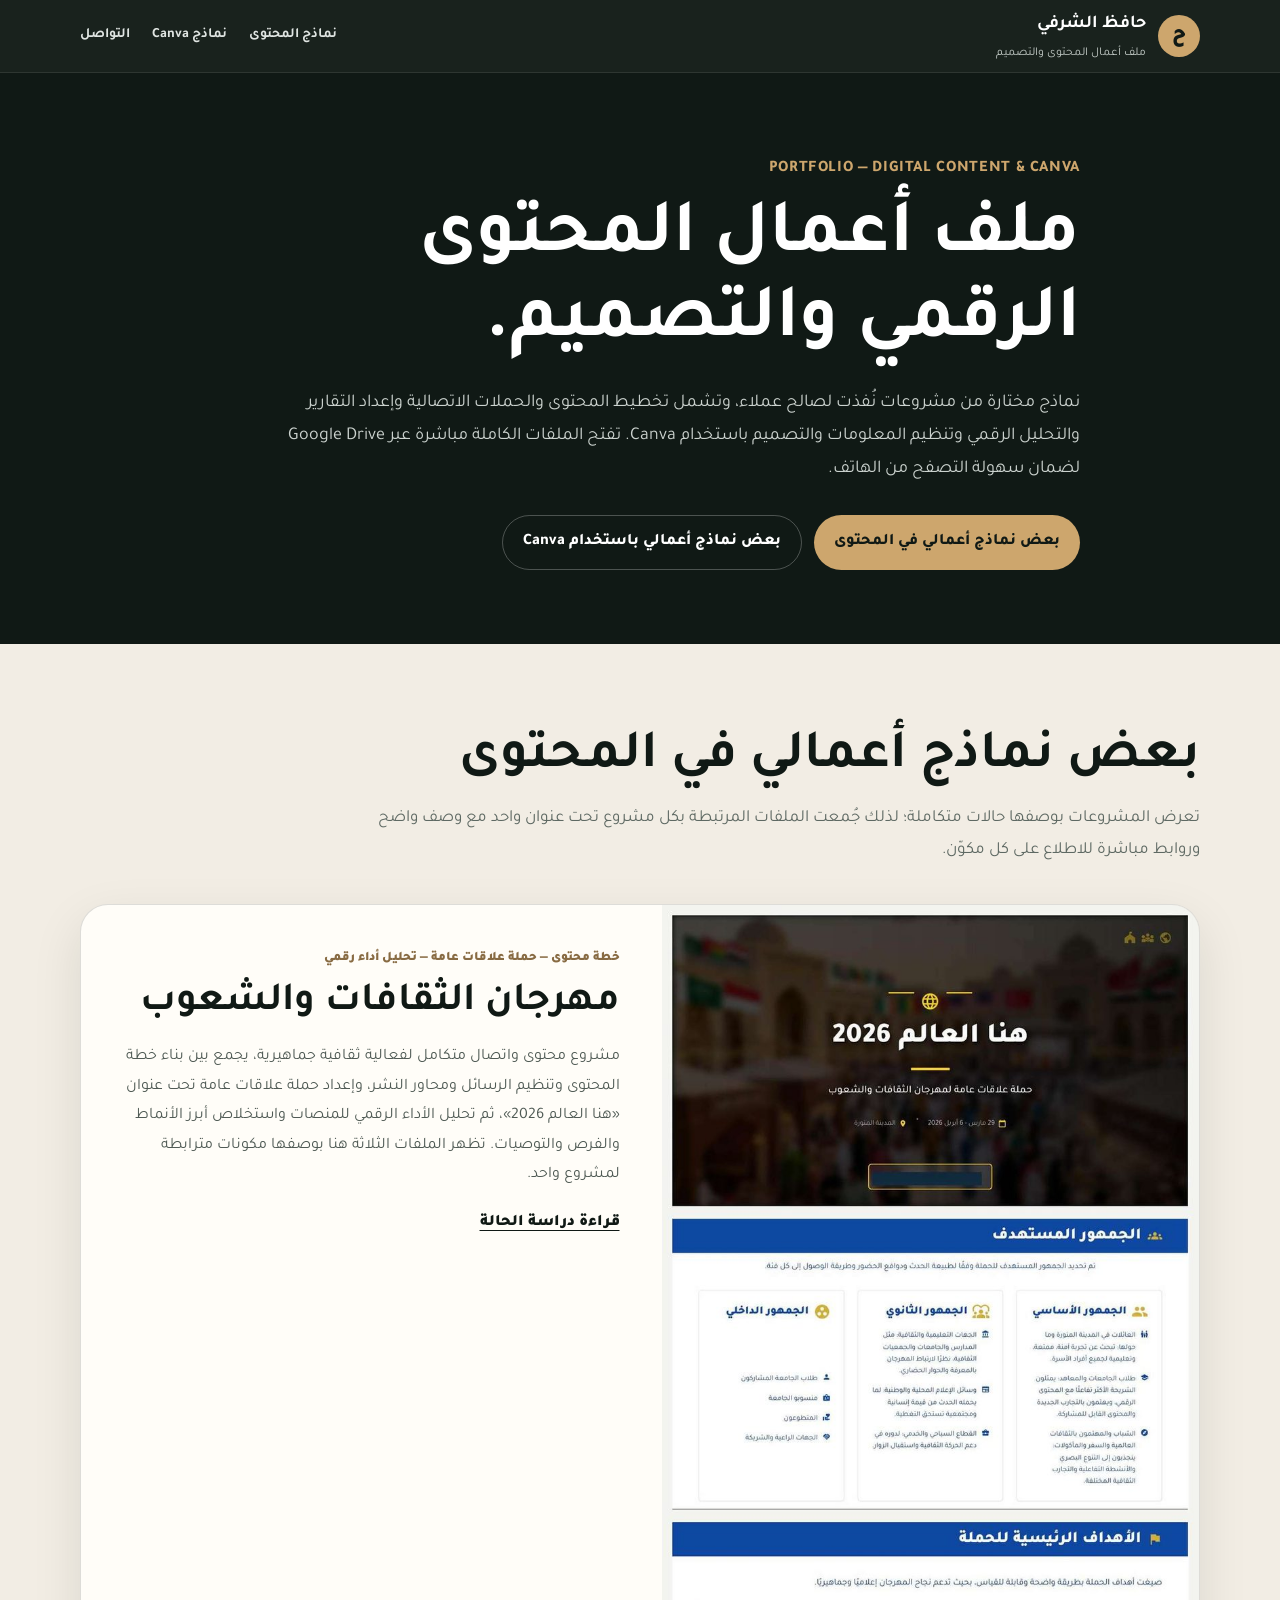
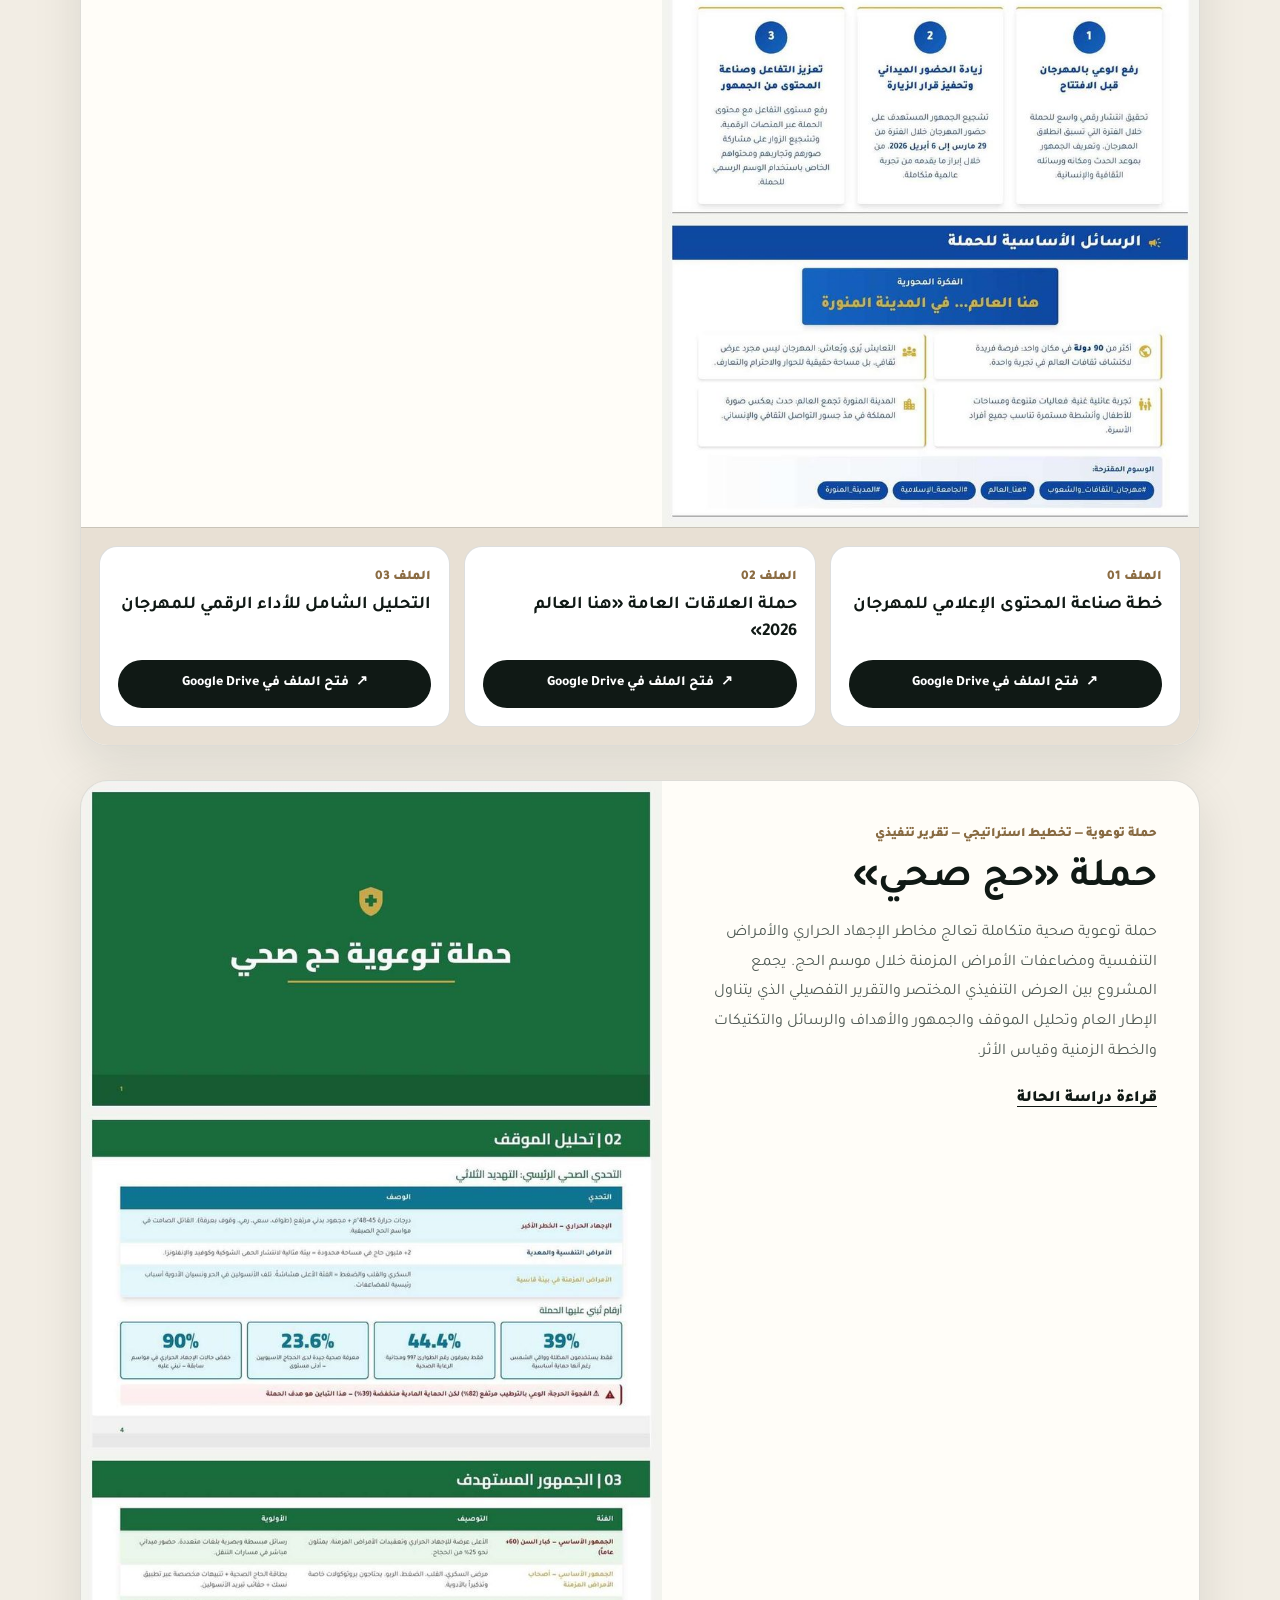
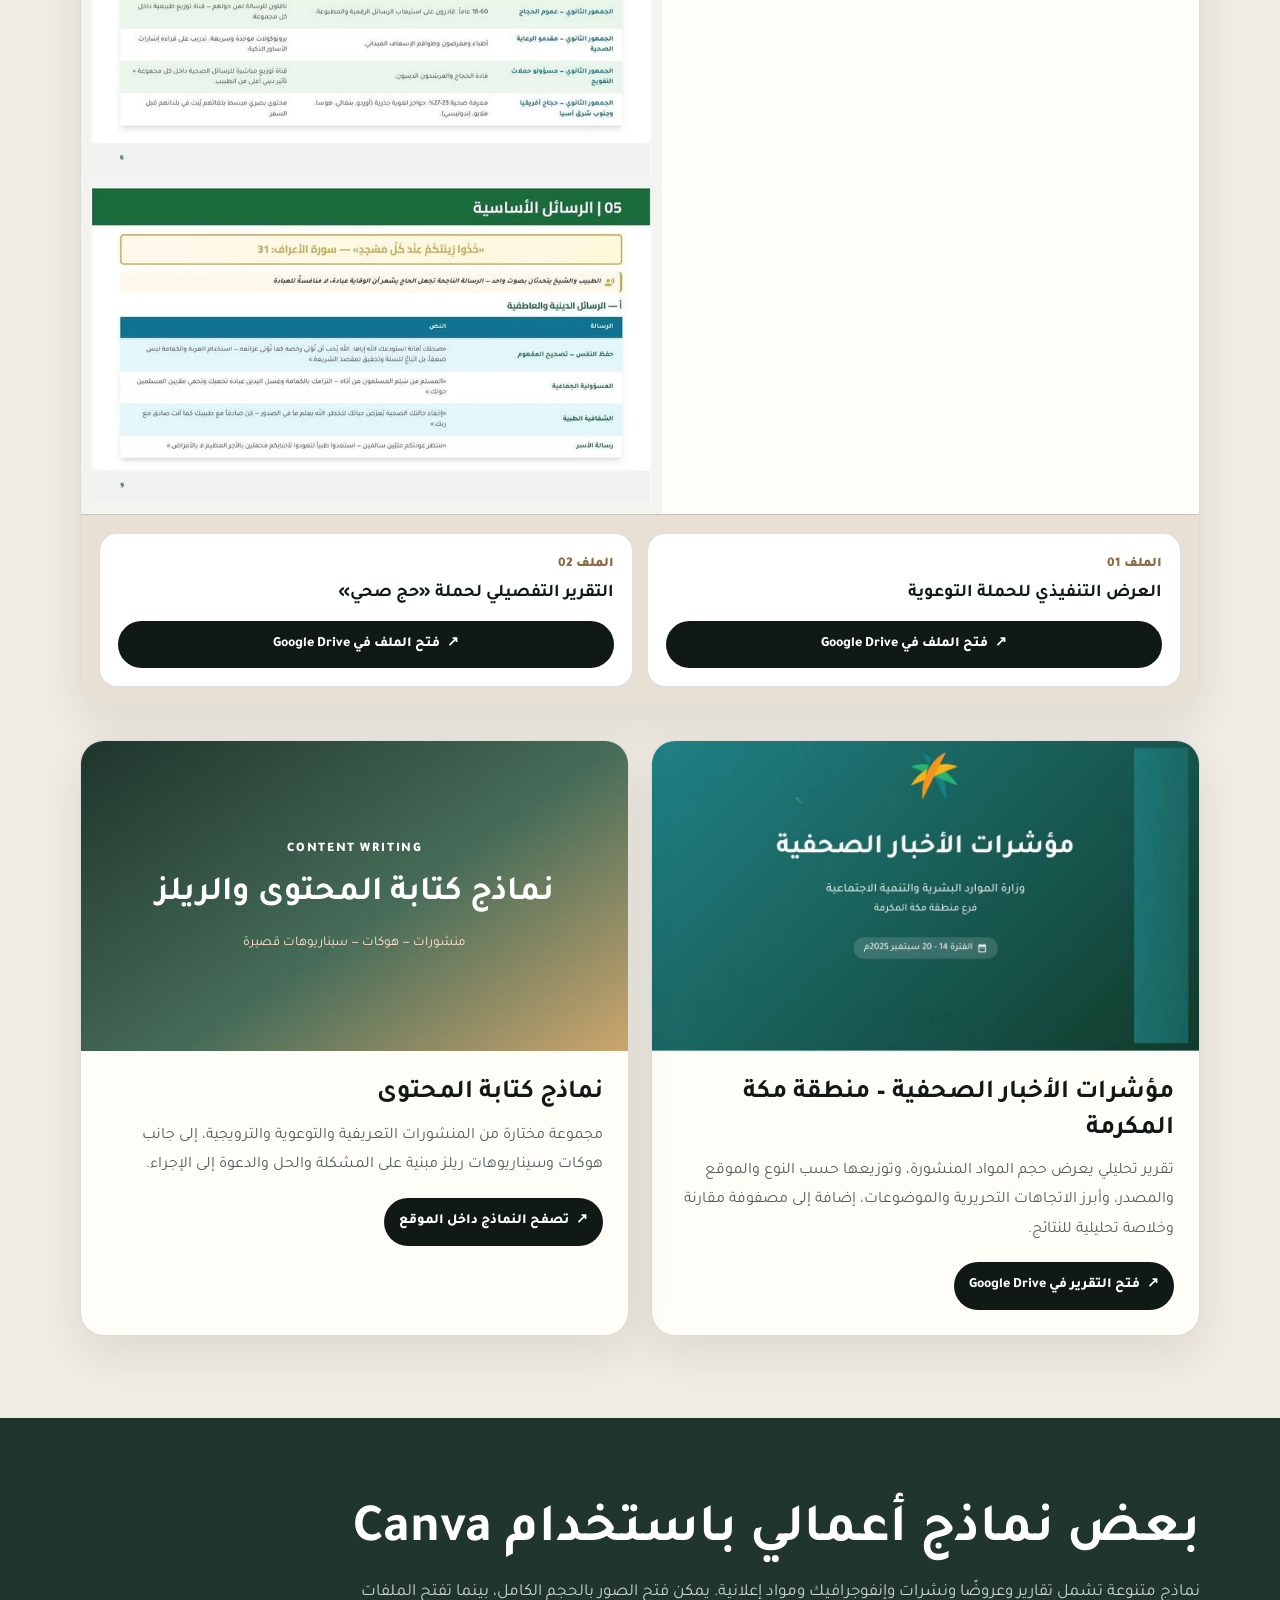
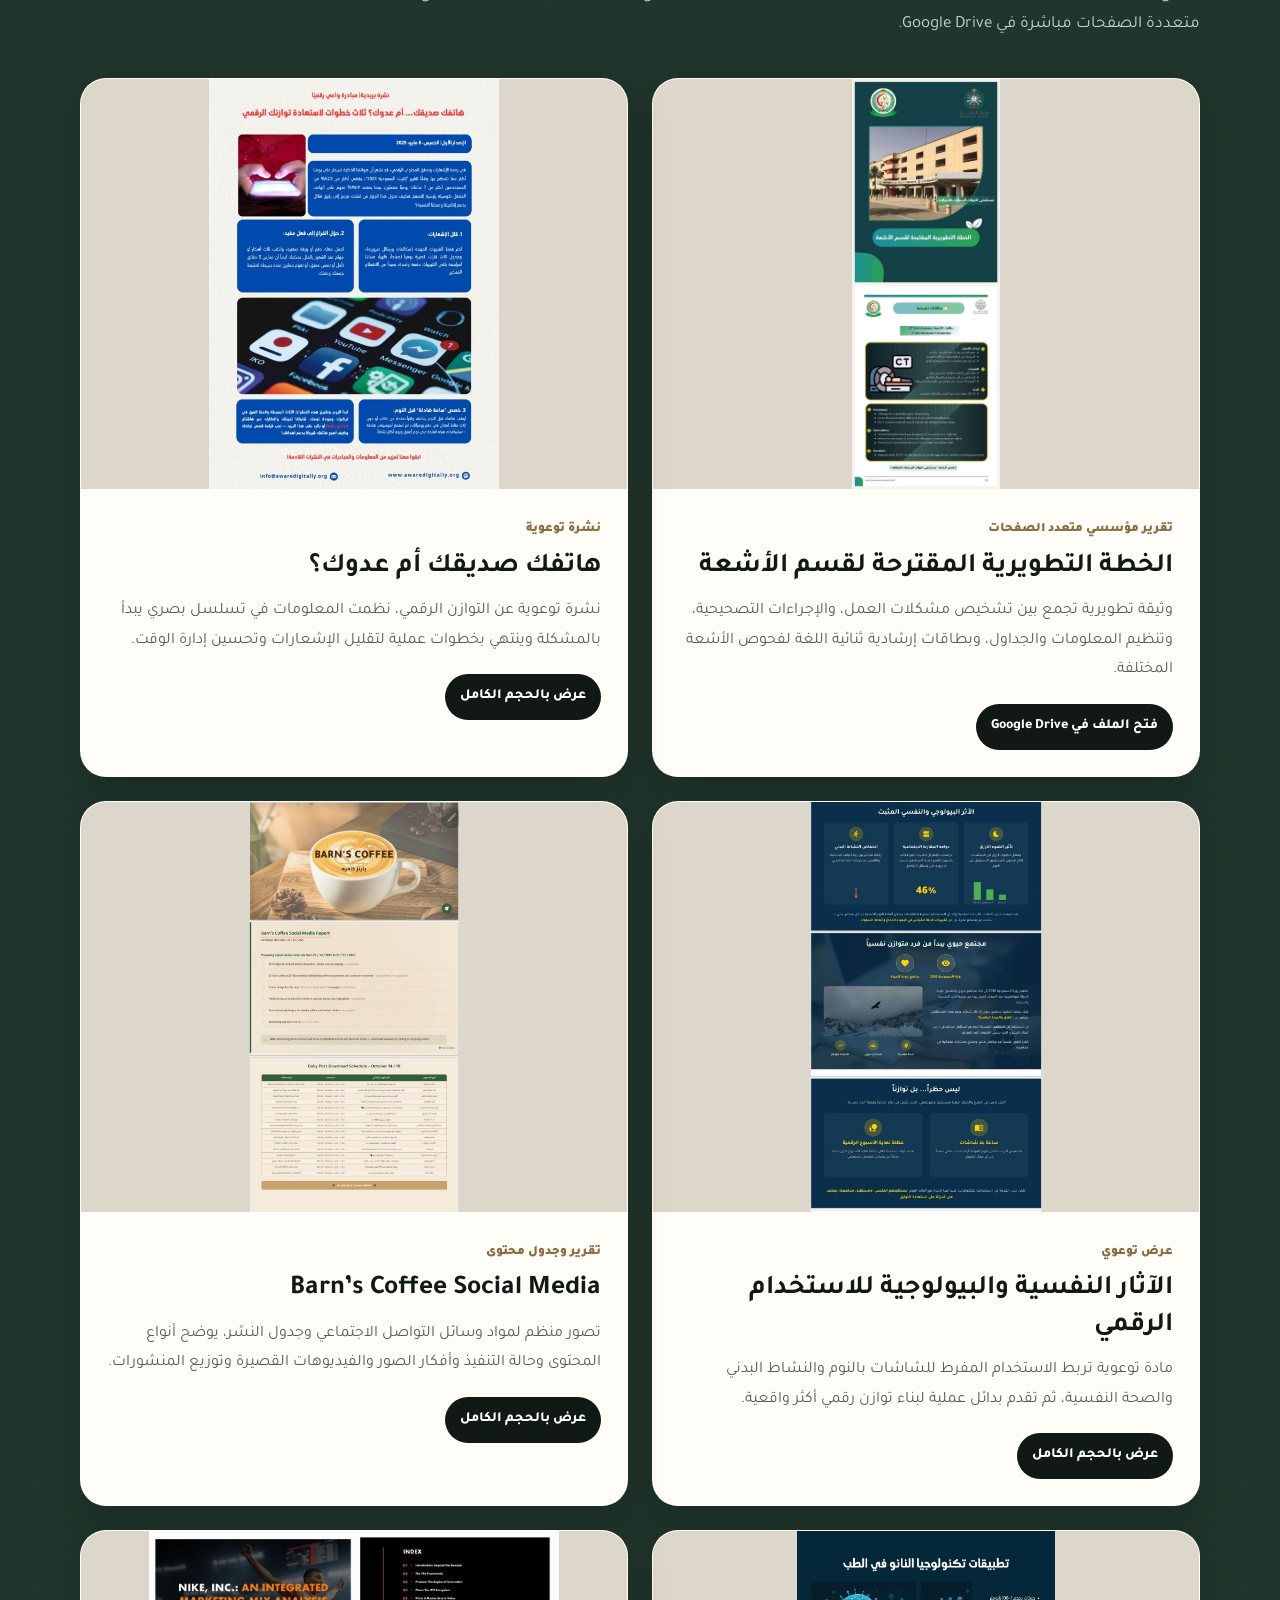
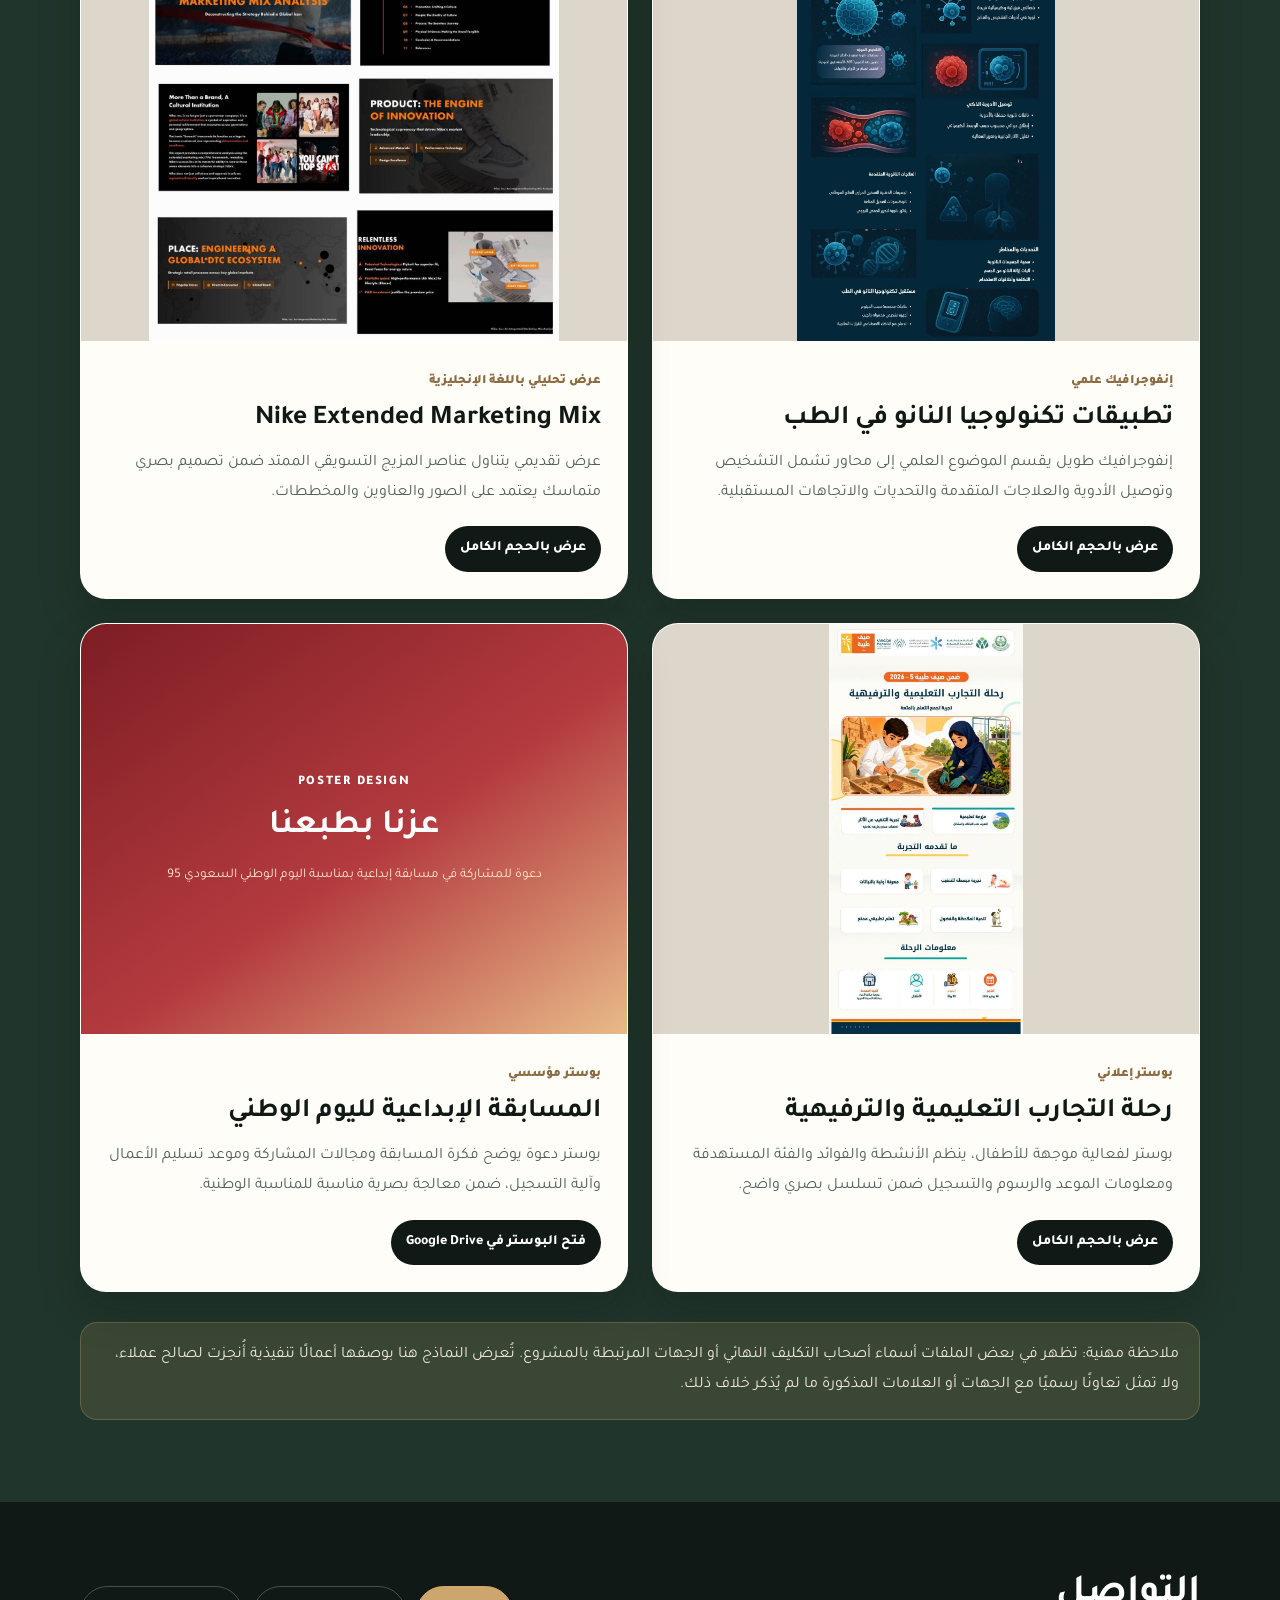
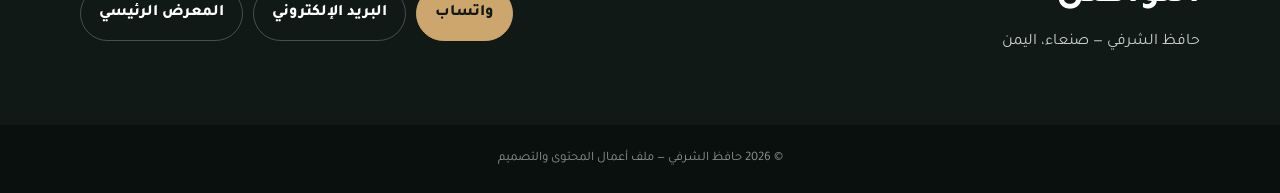
<file: content-customer-service/index.html>
<!DOCTYPE html>
<html lang="ar" dir="rtl">
<head>
  <meta charset="UTF-8">
  <meta name="viewport" content="width=device-width, initial-scale=1.0">
  <meta name="description" content="ملف أعمال حافظ الشرفي في المحتوى الرقمي والحملات والتقارير والتصميم باستخدام Canva.">
  <meta name="theme-color" content="#101915">
  <title>حافظ الشرفي | ملف أعمال المحتوى وCanva</title>
  <link rel="preconnect" href="https://fonts.googleapis.com">
  <link rel="preconnect" href="https://fonts.gstatic.com" crossorigin>
  <link href="https://fonts.googleapis.com/css2?family=Tajawal:wght@400;500;600;700;800;900&display=swap" rel="stylesheet">
  <style>
    :root{--ink:#101915;--forest:#20352b;--paper:#fffdf8;--cream:#f2ede4;--gold:#cda66d;--muted:#5e6963;--line:rgba(16,25,21,.14);--shadow:0 18px 50px rgba(16,25,21,.10)}
    *{box-sizing:border-box}html{scroll-behavior:smooth}body{margin:0;font-family:"Tajawal",sans-serif;background:var(--cream);color:var(--ink);line-height:1.85}img{display:block;max-width:100%}a{color:inherit;text-decoration:none}.container{width:min(1120px,calc(100% - 34px));margin:auto}
    .site-header{position:sticky;top:0;z-index:30;background:rgba(16,25,21,.96);backdrop-filter:blur(14px);border-bottom:1px solid rgba(255,255,255,.09)}.nav{min-height:72px;display:flex;align-items:center;justify-content:space-between;gap:20px}.brand{display:flex;align-items:center;gap:12px;color:#fff}.brand-mark{width:42px;height:42px;border-radius:50%;display:grid;place-items:center;background:var(--gold);color:var(--ink);font-size:21px;font-weight:900}.brand strong{display:block;font-size:18px}.brand small{display:block;color:#c4ccc7;font-size:12px}.nav-links{display:flex;gap:22px;color:#e0e5e2;font-size:14px;font-weight:700}.nav-links a:hover{color:var(--gold)}
    .hero{background:var(--ink);color:#fff;padding:82px 0 74px}.hero-inner{max-width:880px}.eyebrow{color:var(--gold);font-weight:800;letter-spacing:.04em;margin:0 0 12px}.hero h1{font-size:clamp(43px,7vw,76px);line-height:1.12;margin:0 0 20px}.hero-copy{font-size:18px;color:#cbd2ce;max-width:820px;margin:0}.hero-actions{display:flex;gap:12px;flex-wrap:wrap;margin-top:28px}.button{display:inline-flex;align-items:center;justify-content:center;padding:12px 20px;border-radius:999px;font-weight:800}.button.primary{background:var(--gold);color:var(--ink)}.button.secondary{border:1px solid rgba(255,255,255,.25);color:#fff}
    .section{padding:82px 0}.section.alt{background:var(--forest);color:#fff}.section-heading{margin-bottom:38px}.section-heading h2{font-size:clamp(34px,5vw,54px);line-height:1.2;margin:0 0 12px}.section-heading p{font-size:17px;color:var(--muted);max-width:850px;margin:0}.section.alt .section-heading p{color:#cbd2ce}
    .project-list{display:grid;gap:34px}.project{background:var(--paper);border:1px solid var(--line);border-radius:28px;overflow:hidden;box-shadow:var(--shadow)}.project-main{display:grid;grid-template-columns:1fr 1.08fr;min-height:450px}.project:nth-child(even) .project-media{order:2}.project-media{background:#ddd6ca;overflow:hidden}.project-media img{width:100%;height:100%;object-fit:cover;object-position:top center}.project-copy{padding:42px}.project-type{color:#886b43;font-size:13px;font-weight:900;margin-bottom:7px}.project h3{font-size:clamp(28px,4vw,40px);line-height:1.25;margin:0 0 15px}.project-copy>p{color:#4f5a54;margin:0}.project-note{margin:20px 0 0;padding:16px 18px;border-radius:16px;background:#eee7dc;color:#4f5a54}
    .files{display:grid;grid-template-columns:repeat(3,1fr);gap:14px;padding:18px;background:#e8e0d4;border-top:1px solid var(--line)}.file-card{display:flex;flex-direction:column;justify-content:space-between;gap:14px;background:#fff;border:1px solid var(--line);border-radius:18px;padding:18px}.file-card small{display:block;color:#8b6c43;font-weight:900}.file-card h4{font-size:18px;line-height:1.5;margin:3px 0 0}.drive-link{display:inline-flex;align-items:center;justify-content:center;padding:11px 15px;border-radius:999px;background:var(--ink);color:#fff;font-size:14px;font-weight:800}.drive-link::before{content:"↗";margin-left:7px}.text-link{display:inline-flex;margin-top:18px;font-weight:900;text-decoration:underline;text-underline-offset:5px}
    .compact-grid{display:grid;grid-template-columns:repeat(2,1fr);gap:22px}.compact{background:var(--paper);border:1px solid var(--line);border-radius:24px;overflow:hidden;box-shadow:var(--shadow)}.compact img{width:100%;height:310px;object-fit:cover;object-position:top}.compact-copy{padding:25px}.compact h3{font-size:26px;line-height:1.35;margin:0 0 10px}.compact p{color:#52605a;margin:0 0 17px}
    .canva-grid{display:grid;grid-template-columns:repeat(2,1fr);gap:24px}.sample{background:var(--paper);color:var(--ink);border-radius:26px;overflow:hidden;border:1px solid rgba(255,255,255,.1);box-shadow:0 18px 44px rgba(7,13,10,.18)}.sample-media{display:flex;align-items:flex-start;justify-content:center;background:#ddd6ca;height:410px;overflow:hidden}.sample-media img{width:100%;height:100%;object-fit:contain;object-position:top center}.sample-copy{padding:26px}.sample-label{color:#8b6c43;font-size:13px;font-weight:900}.sample h3{font-size:27px;line-height:1.35;margin:5px 0 11px}.sample p{color:#52605a;margin:0 0 18px}.sample-actions{display:flex;gap:10px;flex-wrap:wrap}.sample-actions a{display:inline-flex;align-items:center;justify-content:center;padding:10px 15px;border-radius:999px;background:var(--ink);color:#fff;font-size:14px;font-weight:800}.sample-actions a.alt{background:transparent;color:var(--ink);border:1px solid var(--line)}
    .doc-cover{height:410px;background:linear-gradient(145deg,#7d1d24,#b43b3f 55%,#e8ba88);color:#fff;display:flex;flex-direction:column;align-items:center;justify-content:center;text-align:center;padding:34px}.doc-cover span{font-size:13px;font-weight:900;letter-spacing:.12em}.doc-cover strong{font-size:34px;line-height:1.35;margin-top:10px;max-width:420px}.doc-cover small{margin-top:13px;color:#ffe7d0}
    .disclosure{margin-top:30px;padding:18px 20px;border-radius:17px;background:rgba(205,166,109,.16);border:1px solid rgba(205,166,109,.28);color:#eee8de}.contact{background:var(--ink);color:#fff;padding:68px 0}.contact-grid{display:flex;align-items:center;justify-content:space-between;gap:28px}.contact h2{font-size:40px;line-height:1.25;margin:0 0 8px}.contact p{color:#c9d0cc;margin:0}.contact-links{display:flex;gap:10px;flex-wrap:wrap}.contact-links a{padding:12px 18px;border-radius:999px;border:1px solid rgba(255,255,255,.23);font-weight:800}.contact-links a:first-child{background:var(--gold);color:var(--ink);border-color:var(--gold)}footer{background:#09100d;color:#8a958f;text-align:center;padding:22px;font-size:13px}
    @media(max-width:900px){.nav-links{display:none}.project-main{grid-template-columns:1fr}.project:nth-child(even) .project-media{order:0}.project-media{min-height:360px}.files{grid-template-columns:1fr}.compact-grid,.canva-grid{grid-template-columns:1fr}.contact-grid{display:block}.contact-links{margin-top:22px}}
    @media(max-width:600px){.hero{padding:58px 0}.hero h1{font-size:43px}.section{padding:60px 0}.project-copy{padding:25px}.project-media{min-height:300px}.sample-media,.doc-cover{height:350px}.sample-copy{padding:22px}.drive-link,.sample-actions a{width:100%}.contact h2{font-size:32px}}
  </style>
</head>
<body>
  <header class="site-header">
    <div class="container nav">
      <a class="brand" href="#top"><span class="brand-mark">ح</span><span><strong>حافظ الشرفي</strong><small>ملف أعمال المحتوى والتصميم</small></span></a>
      <nav class="nav-links" aria-label="التنقل"><a href="#content-work">نماذج المحتوى</a><a href="#canva-work">نماذج Canva</a><a href="#contact">التواصل</a></nav>
    </div>
  </header>

  <main id="top">
    <section class="hero">
      <div class="container hero-inner">
        <p class="eyebrow">PORTFOLIO — DIGITAL CONTENT & CANVA</p>
        <h1>ملف أعمال المحتوى الرقمي والتصميم.</h1>
        <p class="hero-copy">نماذج مختارة من مشروعات نُفذت لصالح عملاء، وتشمل تخطيط المحتوى والحملات الاتصالية وإعداد التقارير والتحليل الرقمي وتنظيم المعلومات والتصميم باستخدام Canva. تفتح الملفات الكاملة مباشرة عبر Google Drive لضمان سهولة التصفح من الهاتف.</p>
        <div class="hero-actions"><a class="button primary" href="#content-work">بعض نماذج أعمالي في المحتوى</a><a class="button secondary" href="#canva-work">بعض نماذج أعمالي باستخدام Canva</a></div>
      </div>
    </section>

    <section class="section" id="content-work">
      <div class="container">
        <header class="section-heading">
          <h2>بعض نماذج أعمالي في المحتوى</h2>
          <p>تعرض المشروعات بوصفها حالات متكاملة؛ لذلك جُمعت الملفات المرتبطة بكل مشروع تحت عنوان واحد مع وصف واضح وروابط مباشرة للاطلاع على كل مكوّن.</p>
        </header>

        <div class="project-list">
          <article class="project">
            <div class="project-main">
              <a class="project-media" href="projects/festival.html"><img src="images/content/festival-preview.jpg" alt="معاينة مشروع مهرجان الثقافات والشعوب"></a>
              <div class="project-copy">
                <div class="project-type">خطة محتوى — حملة علاقات عامة — تحليل أداء رقمي</div>
                <h3>مهرجان الثقافات والشعوب</h3>
                <p>مشروع محتوى واتصال متكامل لفعالية ثقافية جماهيرية، يجمع بين بناء خطة المحتوى وتنظيم الرسائل ومحاور النشر، وإعداد حملة علاقات عامة تحت عنوان «هنا العالم 2026»، ثم تحليل الأداء الرقمي للمنصات واستخلاص أبرز الأنماط والفرص والتوصيات. تظهر الملفات الثلاثة هنا بوصفها مكونات مترابطة لمشروع واحد.</p>
                <a class="text-link" href="projects/festival.html">قراءة دراسة الحالة</a>
              </div>
            </div>
            <div class="files">
              <article class="file-card"><div><small>الملف 01</small><h4>خطة صناعة المحتوى الإعلامي للمهرجان</h4></div><a class="drive-link" href="https://drive.google.com/file/d/1BJA92ChHS7Kp4XAU-d0wnpXYYHhUMVLX/view?usp=drivesdk" target="_blank" rel="noopener">فتح الملف في Google Drive</a></article>
              <article class="file-card"><div><small>الملف 02</small><h4>حملة العلاقات العامة «هنا العالم 2026»</h4></div><a class="drive-link" href="https://drive.google.com/file/d/1qifx2eNtu5PMYCGfR2ykAC7yqHE3qreR/view?usp=drivesdk" target="_blank" rel="noopener">فتح الملف في Google Drive</a></article>
              <article class="file-card"><div><small>الملف 03</small><h4>التحليل الشامل للأداء الرقمي للمهرجان</h4></div><a class="drive-link" href="https://drive.google.com/file/d/11LBymi1rKCDlehh1UgWTbhnK4rR7c1Yy/view?usp=drivesdk" target="_blank" rel="noopener">فتح الملف في Google Drive</a></article>
            </div>
          </article>

          <article class="project">
            <div class="project-main">
              <a class="project-media" href="projects/hajj-health.html"><img src="images/content/hajj-preview.jpg" alt="معاينة حملة حج صحي"></a>
              <div class="project-copy">
                <div class="project-type">حملة توعوية — تخطيط استراتيجي — تقرير تنفيذي</div>
                <h3>حملة «حج صحي»</h3>
                <p>حملة توعوية صحية متكاملة تعالج مخاطر الإجهاد الحراري والأمراض التنفسية ومضاعفات الأمراض المزمنة خلال موسم الحج. يجمع المشروع بين العرض التنفيذي المختصر والتقرير التفصيلي الذي يتناول الإطار العام وتحليل الموقف والجمهور والأهداف والرسائل والتكتيكات والخطة الزمنية وقياس الأثر.</p>
                <a class="text-link" href="projects/hajj-health.html">قراءة دراسة الحالة</a>
              </div>
            </div>
            <div class="files" style="grid-template-columns:repeat(2,1fr)">
              <article class="file-card"><div><small>الملف 01</small><h4>العرض التنفيذي للحملة التوعوية</h4></div><a class="drive-link" href="https://drive.google.com/file/d/1vQrPM-ox4eomM5IX-AtBNWgXwHMgoIfv/view?usp=drivesdk" target="_blank" rel="noopener">فتح الملف في Google Drive</a></article>
              <article class="file-card"><div><small>الملف 02</small><h4>التقرير التفصيلي لحملة «حج صحي»</h4></div><a class="drive-link" href="https://drive.google.com/file/d/1yyHwdmM3EnxS9k5huSQjuEl6evaDO37x/view?usp=drivesdk" target="_blank" rel="noopener">فتح الملف في Google Drive</a></article>
            </div>
          </article>
        </div>

        <div class="compact-grid" style="margin-top:34px">
          <article class="compact"><img src="images/reports/press-news-preview.jpg" alt="معاينة تقرير مؤشرات الأخبار الصحفية"><div class="compact-copy"><h3>مؤشرات الأخبار الصحفية – منطقة مكة المكرمة</h3><p>تقرير تحليلي يعرض حجم المواد المنشورة، وتوزيعها حسب النوع والموقع والمصدر، وأبرز الاتجاهات التحريرية والموضوعات، إضافة إلى مصفوفة مقارنة وخلاصة تحليلية للنتائج.</p><a class="drive-link" href="https://drive.google.com/file/d/1TeIuFKFqTYM0QCiBxfgSwhVo0YbG7T_Z/view?usp=drivesdk" target="_blank" rel="noopener">فتح التقرير في Google Drive</a></div></article>
          <article class="compact"><div class="doc-cover" style="height:310px;background:linear-gradient(145deg,#1f352b,#466c59 55%,#cda66d)"><span>CONTENT WRITING</span><strong>نماذج كتابة المحتوى والريلز</strong><small>منشورات — هوكات — سيناريوهات قصيرة</small></div><div class="compact-copy"><h3>نماذج كتابة المحتوى</h3><p>مجموعة مختارة من المنشورات التعريفية والتوعوية والترويجية، إلى جانب هوكات وسيناريوهات ريلز مبنية على المشكلة والحل والدعوة إلى الإجراء.</p><a class="drive-link" href="projects/writing-samples.html">تصفح النماذج داخل الموقع</a></div></article>
        </div>
      </div>
    </section>

    <section class="section alt" id="canva-work">
      <div class="container">
        <header class="section-heading"><h2>بعض نماذج أعمالي باستخدام Canva</h2><p>نماذج متنوعة تشمل تقارير وعروضًا ونشرات وإنفوجرافيك ومواد إعلانية. يمكن فتح الصور بالحجم الكامل، بينما تفتح الملفات متعددة الصفحات مباشرة في Google Drive.</p></header>
        <div class="canva-grid">
          <article class="sample"><a class="sample-media" href="https://drive.google.com/file/d/17mQ1Qd36mGcr3qBpgOAkRWypxX8LyXIg/view?usp=drivesdk" target="_blank" rel="noopener"><img src="images/canva/radiology-plan.jpg" alt="الخطة التطويرية لقسم الأشعة"></a><div class="sample-copy"><span class="sample-label">تقرير مؤسسي متعدد الصفحات</span><h3>الخطة التطويرية المقترحة لقسم الأشعة</h3><p>وثيقة تطويرية تجمع بين تشخيص مشكلات العمل، والإجراءات التصحيحية، وتنظيم المعلومات والجداول، وبطاقات إرشادية ثنائية اللغة لفحوص الأشعة المختلفة.</p><div class="sample-actions"><a href="https://drive.google.com/file/d/17mQ1Qd36mGcr3qBpgOAkRWypxX8LyXIg/view?usp=drivesdk" target="_blank" rel="noopener">فتح الملف في Google Drive</a></div></div></article>

          <article class="sample"><a class="sample-media" href="images/canva/aware-newsletter.jpg" target="_blank" rel="noopener"><img src="images/canva/aware-newsletter.jpg" alt="نشرة واعي رقميا"></a><div class="sample-copy"><span class="sample-label">نشرة توعوية</span><h3>هاتفك صديقك أم عدوك؟</h3><p>نشرة توعوية عن التوازن الرقمي، نظمت المعلومات في تسلسل بصري يبدأ بالمشكلة وينتهي بخطوات عملية لتقليل الإشعارات وتحسين إدارة الوقت.</p><div class="sample-actions"><a href="images/canva/aware-newsletter.jpg" target="_blank" rel="noopener">عرض بالحجم الكامل</a></div></div></article>

          <article class="sample"><a class="sample-media" href="images/canva/digital-balance.jpg" target="_blank" rel="noopener"><img src="images/canva/digital-balance.jpg" alt="عرض التوازن الرقمي"></a><div class="sample-copy"><span class="sample-label">عرض توعوي</span><h3>الآثار النفسية والبيولوجية للاستخدام الرقمي</h3><p>مادة توعوية تربط الاستخدام المفرط للشاشات بالنوم والنشاط البدني والصحة النفسية، ثم تقدم بدائل عملية لبناء توازن رقمي أكثر واقعية.</p><div class="sample-actions"><a href="images/canva/digital-balance.jpg" target="_blank" rel="noopener">عرض بالحجم الكامل</a></div></div></article>

          <article class="sample"><a class="sample-media" href="images/canva/barns-coffee.jpg" target="_blank" rel="noopener"><img src="images/canva/barns-coffee.jpg" alt="Barns Coffee social media"></a><div class="sample-copy"><span class="sample-label">تقرير وجدول محتوى</span><h3>Barn’s Coffee Social Media</h3><p>تصور منظم لمواد وسائل التواصل الاجتماعي وجدول النشر، يوضح أنواع المحتوى وحالة التنفيذ وأفكار الصور والفيديوهات القصيرة وتوزيع المنشورات.</p><div class="sample-actions"><a href="images/canva/barns-coffee.jpg" target="_blank" rel="noopener">عرض بالحجم الكامل</a></div></div></article>

          <article class="sample"><a class="sample-media" href="images/canva/nano-medicine.jpg" target="_blank" rel="noopener"><img src="images/canva/nano-medicine.jpg" alt="تطبيقات تكنولوجيا النانو في الطب"></a><div class="sample-copy"><span class="sample-label">إنفوجرافيك علمي</span><h3>تطبيقات تكنولوجيا النانو في الطب</h3><p>إنفوجرافيك طويل يقسم الموضوع العلمي إلى محاور تشمل التشخيص وتوصيل الأدوية والعلاجات المتقدمة والتحديات والاتجاهات المستقبلية.</p><div class="sample-actions"><a href="images/canva/nano-medicine.jpg" target="_blank" rel="noopener">عرض بالحجم الكامل</a></div></div></article>

          <article class="sample"><a class="sample-media" href="images/canva/nike-marketing.jpg" target="_blank" rel="noopener"><img src="images/canva/nike-marketing.jpg" alt="Nike marketing mix"></a><div class="sample-copy"><span class="sample-label">عرض تحليلي باللغة الإنجليزية</span><h3>Nike Extended Marketing Mix</h3><p>عرض تقديمي يتناول عناصر المزيج التسويقي الممتد ضمن تصميم بصري متماسك يعتمد على الصور والعناوين والمخططات.</p><div class="sample-actions"><a href="images/canva/nike-marketing.jpg" target="_blank" rel="noopener">عرض بالحجم الكامل</a></div></div></article>

          <article class="sample"><a class="sample-media" href="images/canva/educational-trip.jpg" target="_blank" rel="noopener"><img src="images/canva/educational-trip.jpg" alt="رحلة التجارب التعليمية والترفيهية"></a><div class="sample-copy"><span class="sample-label">بوستر إعلاني</span><h3>رحلة التجارب التعليمية والترفيهية</h3><p>بوستر لفعالية موجهة للأطفال، ينظم الأنشطة والفوائد والفئة المستهدفة ومعلومات الموعد والرسوم والتسجيل ضمن تسلسل بصري واضح.</p><div class="sample-actions"><a href="images/canva/educational-trip.jpg" target="_blank" rel="noopener">عرض بالحجم الكامل</a></div></div></article>

          <article class="sample"><a class="doc-cover" href="https://drive.google.com/file/d/17IRhSgU7Tb8G1aCoOqDU9CB1aWcd66dc/view?usp=drivesdk" target="_blank" rel="noopener"><span>POSTER DESIGN</span><strong>عزنا بطبعنا</strong><small>دعوة للمشاركة في مسابقة إبداعية بمناسبة اليوم الوطني السعودي 95</small></a><div class="sample-copy"><span class="sample-label">بوستر مؤسسي</span><h3>المسابقة الإبداعية لليوم الوطني</h3><p>بوستر دعوة يوضح فكرة المسابقة ومجالات المشاركة وموعد تسليم الأعمال وآلية التسجيل، ضمن معالجة بصرية مناسبة للمناسبة الوطنية.</p><div class="sample-actions"><a href="https://drive.google.com/file/d/17IRhSgU7Tb8G1aCoOqDU9CB1aWcd66dc/view?usp=drivesdk" target="_blank" rel="noopener">فتح البوستر في Google Drive</a></div></div></article>
        </div>
        <div class="disclosure">ملاحظة مهنية: تظهر في بعض الملفات أسماء أصحاب التكليف النهائي أو الجهات المرتبطة بالمشروع. تُعرض النماذج هنا بوصفها أعمالًا تنفيذية أُنجزت لصالح عملاء، ولا تمثل تعاونًا رسميًا مع الجهات أو العلامات المذكورة ما لم يُذكر خلاف ذلك.</div>
      </div>
    </section>

    <section class="contact" id="contact"><div class="container contact-grid"><div><h2>التواصل</h2><p>حافظ الشرفي — صنعاء، اليمن</p></div><div class="contact-links"><a href="https://wa.me/967777243690" target="_blank" rel="noopener">واتساب</a><a href="mailto:hafedhalsharafi2@gmail.com">البريد الإلكتروني</a><a href="../index.html">المعرض الرئيسي</a></div></div></section>
  </main>
  <footer>© 2026 حافظ الشرفي — ملف أعمال المحتوى والتصميم</footer>
</body>
</html>
</file>
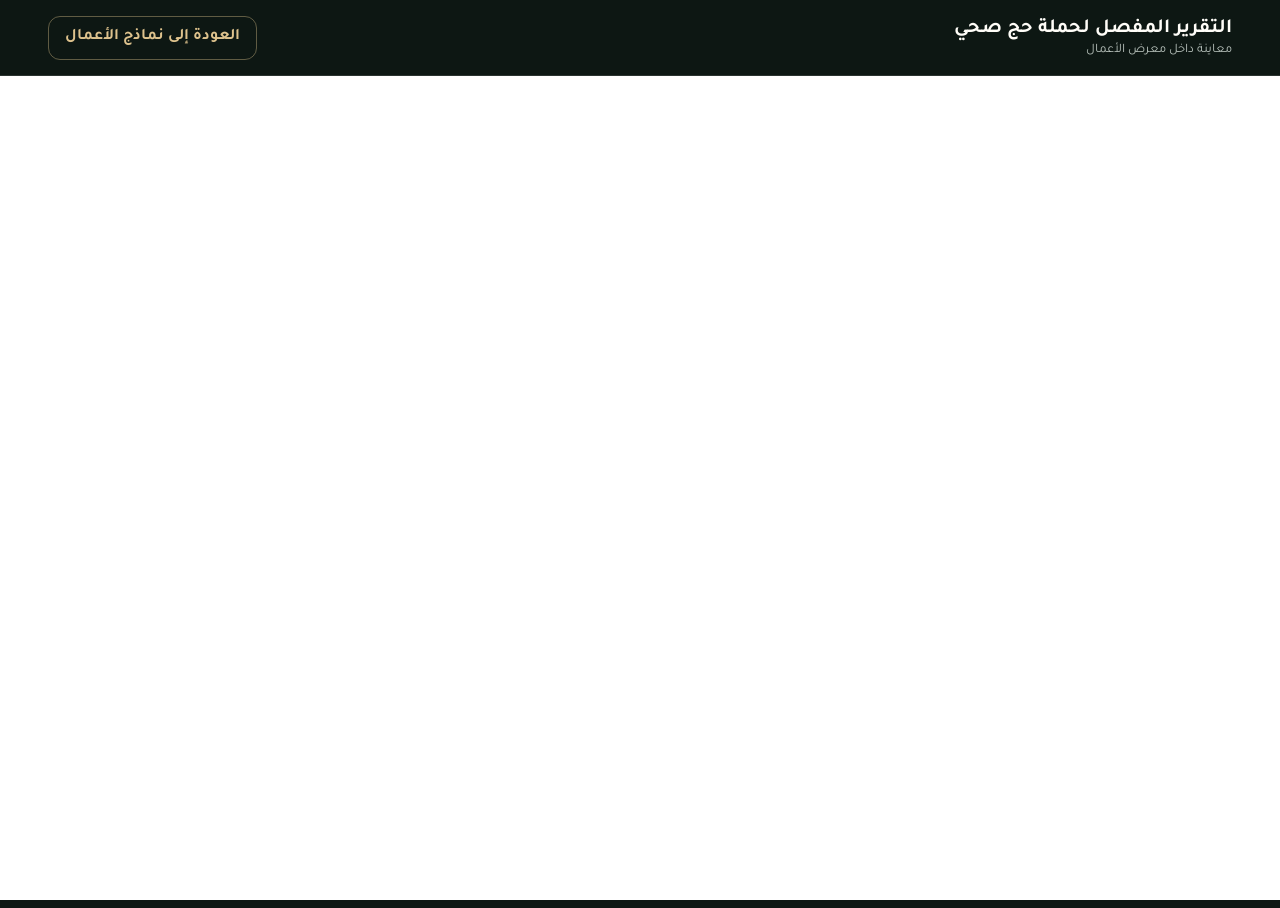
<file: hajj-report.html>
<!DOCTYPE html>
<html lang="ar" dir="rtl">
<head>
  <meta charset="UTF-8">
  <meta name="viewport" content="width=device-width, initial-scale=1.0">
  <meta name="theme-color" content="#0d1713">
  <title>التقرير المفصل | حملة حج صحي</title>
  <link rel="preconnect" href="https://fonts.googleapis.com">
  <link rel="preconnect" href="https://fonts.gstatic.com" crossorigin>
  <link href="https://fonts.googleapis.com/css2?family=Tajawal:wght@400;500;700;800&display=swap" rel="stylesheet">
  <style>
    *{box-sizing:border-box}
    body{margin:0;background:#0d1713;color:#fffdf8;font-family:"Tajawal",Arial,sans-serif}
    .bar{min-height:76px;padding:14px clamp(16px,4vw,48px);display:flex;align-items:center;justify-content:space-between;gap:20px;border-bottom:1px solid rgba(255,255,255,.12);background:#0d1713}
    .title{display:grid;gap:2px}.title strong{font-size:20px}.title span{color:#b7c1bb;font-size:13px}
    .back{display:inline-flex;align-items:center;justify-content:center;min-height:44px;padding:9px 16px;border:1px solid rgba(221,194,141,.4);border-radius:12px;color:#ddc28d;text-decoration:none;font-weight:700}
    .viewer{height:calc(100vh - 76px);background:#e9e3d8}
    iframe{width:100%;height:100%;border:0;background:#fff}
    @media(max-width:600px){.bar{align-items:flex-start;flex-direction:column}.viewer{height:calc(100vh - 124px)}.back{width:100%}}
  </style>
</head>
<body>
  <header class="bar">
    <div class="title"><strong>التقرير المفصل لحملة حج صحي</strong><span>معاينة داخل معرض الأعمال</span></div>
    <a class="back" href="./#projects">العودة إلى نماذج الأعمال</a>
  </header>
  <main class="viewer">
    <iframe src="https://drive.google.com/file/d/1yyHwdmM3EnxS9k5huSQjuEl6evaDO37x/preview" title="التقرير المفصل لحملة حج صحي" allow="autoplay"></iframe>
  </main>
</body>
</html>
</file>
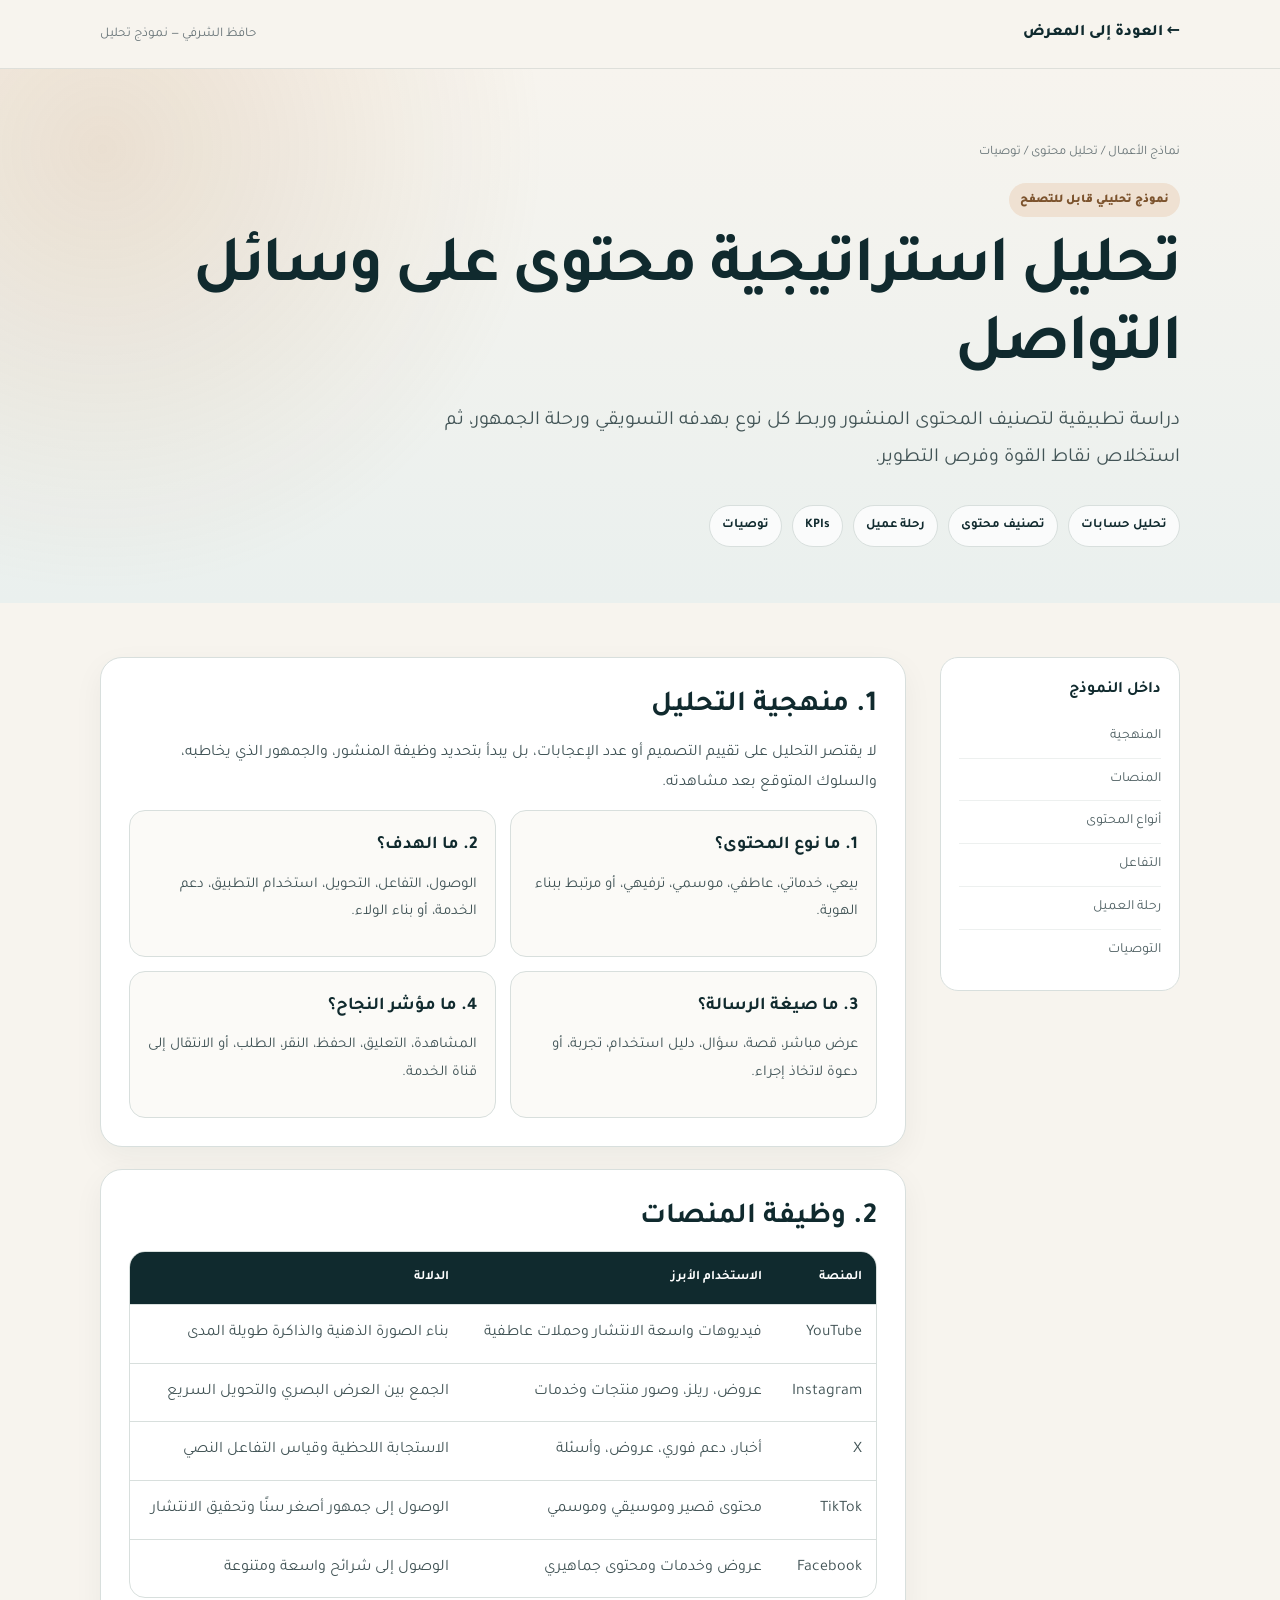
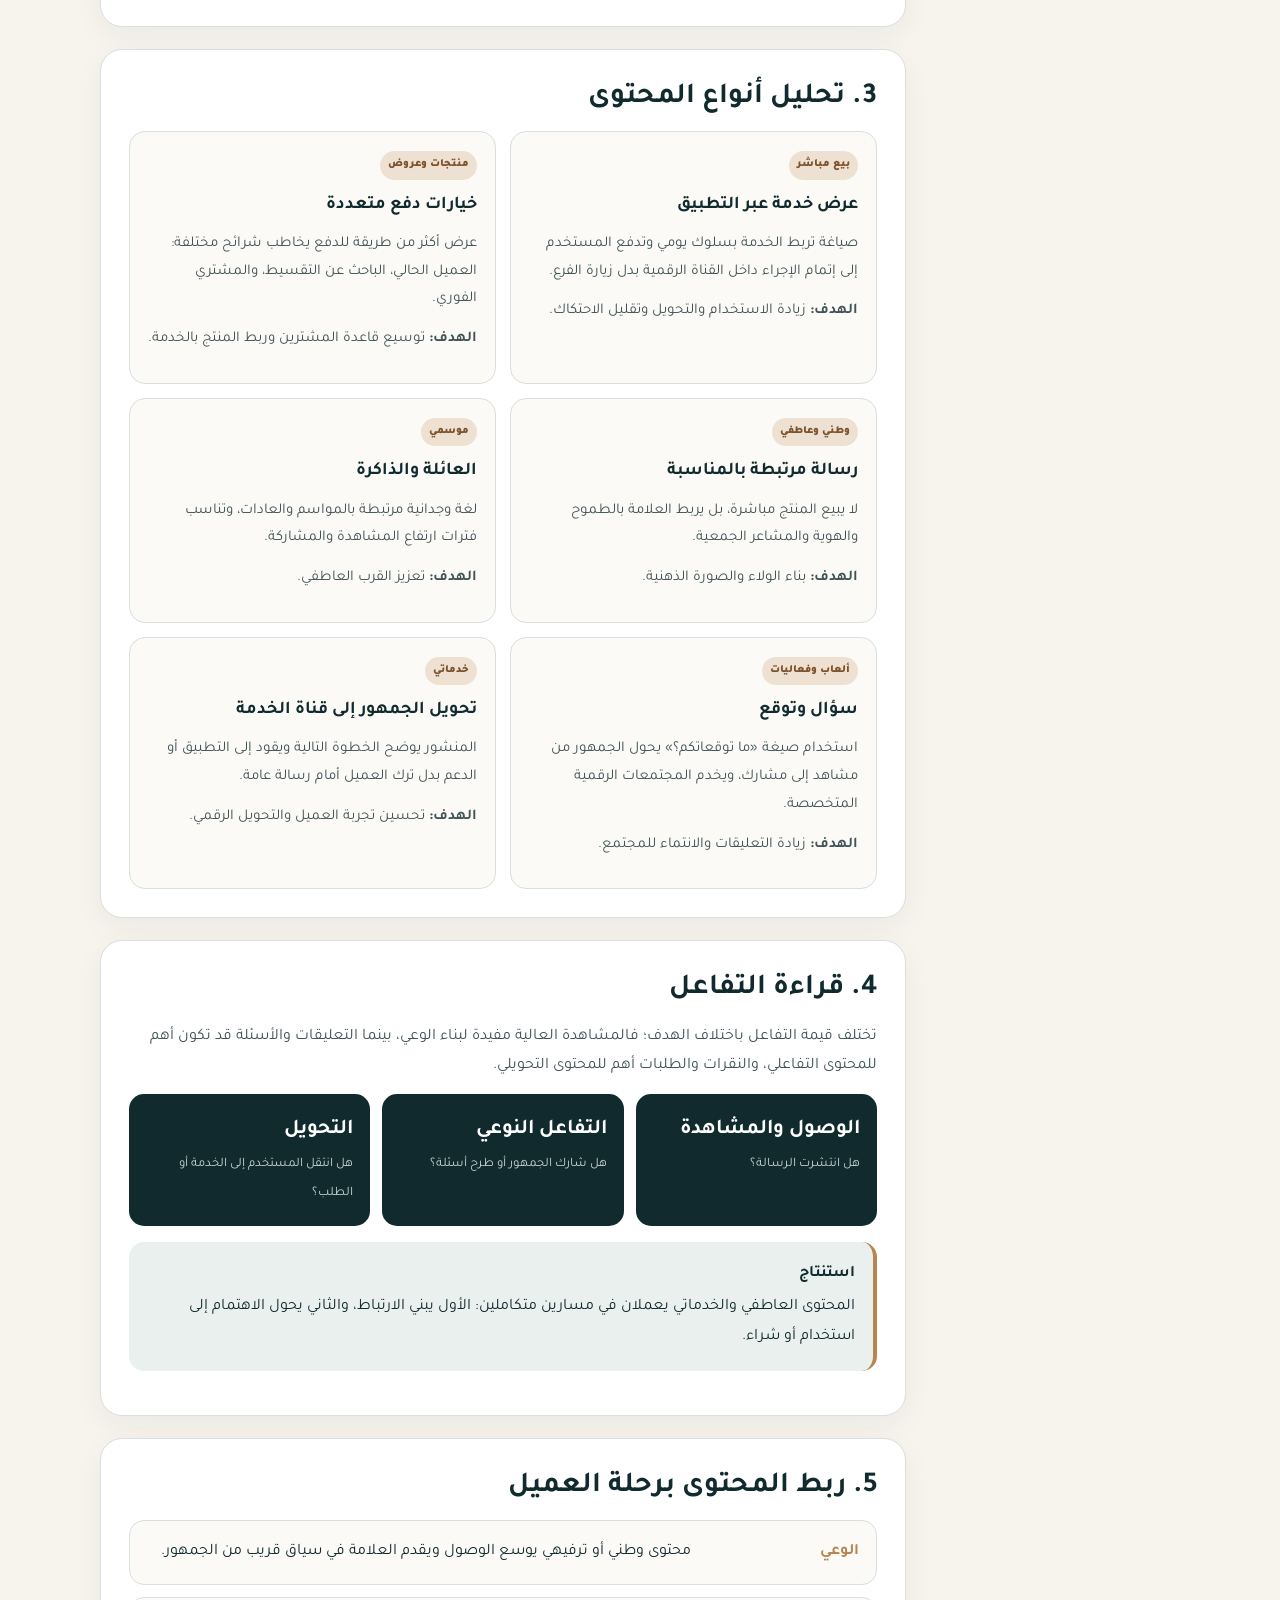
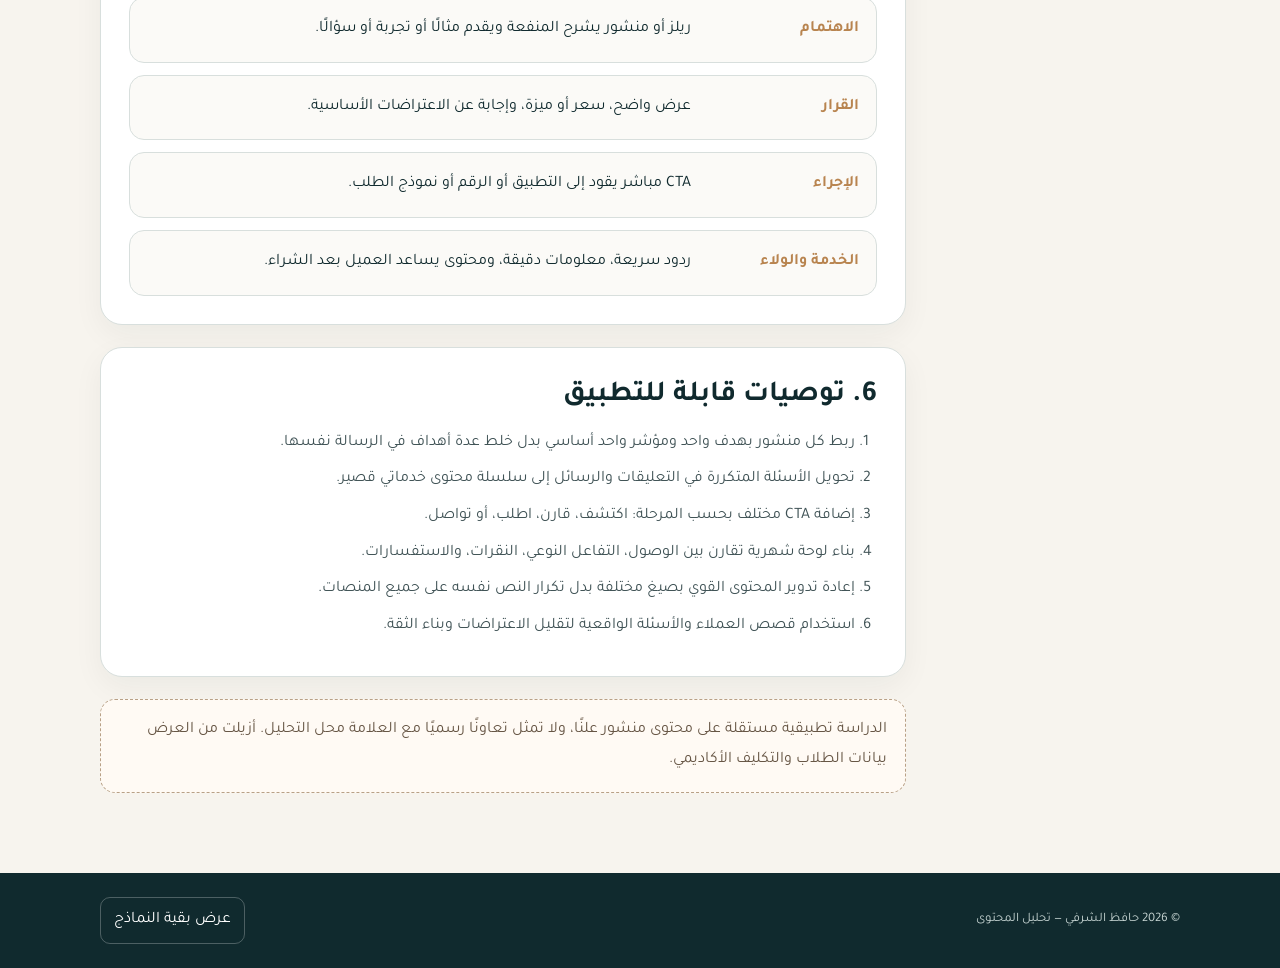
<file: content-customer-service/projects/content-analysis.html>
<!DOCTYPE html><html lang="ar" dir="rtl"><head><meta charset="UTF-8"><meta name="viewport" content="width=device-width,initial-scale=1"><meta name="description" content="نموذج تحليل محتوى واستراتيجية وسائل التواصل ضمن معرض أعمال حافظ الشرفي."><title>تحليل استراتيجية محتوى | حافظ الشرفي</title><link rel="preconnect" href="https://fonts.googleapis.com"><link rel="preconnect" href="https://fonts.gstatic.com" crossorigin><link href="https://fonts.googleapis.com/css2?family=Tajawal:wght@400;500;600;700;800;900&display=swap" rel="stylesheet"><link rel="stylesheet" href="../project.css"></head><body><header class="case-header"><div class="container case-nav"><a class="back-link" href="../index.html#work">← العودة إلى المعرض</a><small>حافظ الشرفي — نموذج تحليل</small></div></header><main><section class="case-hero"><div class="container"><div class="breadcrumbs">نماذج الأعمال / تحليل محتوى / توصيات</div><span class="case-kicker">نموذج تحليلي قابل للتصفح</span><h1>تحليل استراتيجية محتوى على وسائل التواصل</h1><p class="case-lead">دراسة تطبيقية لتصنيف المحتوى المنشور وربط كل نوع بهدفه التسويقي ورحلة الجمهور، ثم استخلاص نقاط القوة وفرص التطوير.</p><div class="case-meta"><span>تحليل حسابات</span><span>تصنيف محتوى</span><span>رحلة عميل</span><span>KPIs</span><span>توصيات</span></div></div></section><div class="container case-layout"><aside class="toc"><strong>داخل النموذج</strong><a href="#method">المنهجية</a><a href="#platforms">المنصات</a><a href="#types">أنواع المحتوى</a><a href="#engagement">التفاعل</a><a href="#journey">رحلة العميل</a><a href="#recommendations">التوصيات</a></aside><article class="document"><section class="doc-section" id="method"><h2>1. منهجية التحليل</h2><p>لا يقتصر التحليل على تقييم التصميم أو عدد الإعجابات، بل يبدأ بتحديد وظيفة المنشور، والجمهور الذي يخاطبه، والسلوك المتوقع بعد مشاهدته.</p><div class="sample-grid"><article class="sample-card"><h3>1. ما نوع المحتوى؟</h3><p>بيعي، خدماتي، عاطفي، موسمي، ترفيهي، أو مرتبط ببناء الهوية.</p></article><article class="sample-card"><h3>2. ما الهدف؟</h3><p>الوصول، التفاعل، التحويل، استخدام التطبيق، دعم الخدمة، أو بناء الولاء.</p></article><article class="sample-card"><h3>3. ما صيغة الرسالة؟</h3><p>عرض مباشر، قصة، سؤال، دليل استخدام، تجربة، أو دعوة لاتخاذ إجراء.</p></article><article class="sample-card"><h3>4. ما مؤشر النجاح؟</h3><p>المشاهدة، التعليق، الحفظ، النقر، الطلب، أو الانتقال إلى قناة الخدمة.</p></article></div></section><section class="doc-section" id="platforms"><h2>2. وظيفة المنصات</h2><div class="table-wrap"><table class="doc-table"><thead><tr><th>المنصة</th><th>الاستخدام الأبرز</th><th>الدلالة</th></tr></thead><tbody><tr><td>YouTube</td><td>فيديوهات واسعة الانتشار وحملات عاطفية</td><td>بناء الصورة الذهنية والذاكرة طويلة المدى</td></tr><tr><td>Instagram</td><td>عروض، ريلز، وصور منتجات وخدمات</td><td>الجمع بين العرض البصري والتحويل السريع</td></tr><tr><td>X</td><td>أخبار، دعم فوري، عروض، وأسئلة</td><td>الاستجابة اللحظية وقياس التفاعل النصي</td></tr><tr><td>TikTok</td><td>محتوى قصير وموسيقي وموسمي</td><td>الوصول إلى جمهور أصغر سنًا وتحقيق الانتشار</td></tr><tr><td>Facebook</td><td>عروض وخدمات ومحتوى جماهيري</td><td>الوصول إلى شرائح واسعة ومتنوعة</td></tr></tbody></table></div></section><section class="doc-section" id="types"><h2>3. تحليل أنواع المحتوى</h2><div class="sample-grid"><article class="sample-card"><span class="sample-label">بيع مباشر</span><h3>عرض خدمة عبر التطبيق</h3><p>صياغة تربط الخدمة بسلوك يومي وتدفع المستخدم إلى إتمام الإجراء داخل القناة الرقمية بدل زيارة الفرع.</p><p><strong>الهدف:</strong> زيادة الاستخدام والتحويل وتقليل الاحتكاك.</p></article><article class="sample-card"><span class="sample-label">منتجات وعروض</span><h3>خيارات دفع متعددة</h3><p>عرض أكثر من طريقة للدفع يخاطب شرائح مختلفة: العميل الحالي، الباحث عن التقسيط، والمشتري الفوري.</p><p><strong>الهدف:</strong> توسيع قاعدة المشترين وربط المنتج بالخدمة.</p></article><article class="sample-card"><span class="sample-label">وطني وعاطفي</span><h3>رسالة مرتبطة بالمناسبة</h3><p>لا يبيع المنتج مباشرة، بل يربط العلامة بالطموح والهوية والمشاعر الجمعية.</p><p><strong>الهدف:</strong> بناء الولاء والصورة الذهنية.</p></article><article class="sample-card"><span class="sample-label">موسمي</span><h3>العائلة والذاكرة</h3><p>لغة وجدانية مرتبطة بالمواسم والعادات، وتناسب فترات ارتفاع المشاهدة والمشاركة.</p><p><strong>الهدف:</strong> تعزيز القرب العاطفي.</p></article><article class="sample-card"><span class="sample-label">ألعاب وفعاليات</span><h3>سؤال وتوقع</h3><p>استخدام صيغة «ما توقعاتكم؟» يحول الجمهور من مشاهد إلى مشارك، ويخدم المجتمعات الرقمية المتخصصة.</p><p><strong>الهدف:</strong> زيادة التعليقات والانتماء للمجتمع.</p></article><article class="sample-card"><span class="sample-label">خدماتي</span><h3>تحويل الجمهور إلى قناة الخدمة</h3><p>المنشور يوضح الخطوة التالية ويقود إلى التطبيق أو الدعم بدل ترك العميل أمام رسالة عامة.</p><p><strong>الهدف:</strong> تحسين تجربة العميل والتحويل الرقمي.</p></article></div></section><section class="doc-section" id="engagement"><h2>4. قراءة التفاعل</h2><p>تختلف قيمة التفاعل باختلاف الهدف؛ فالمشاهدة العالية مفيدة لبناء الوعي، بينما التعليقات والأسئلة قد تكون أهم للمحتوى التفاعلي، والنقرات والطلبات أهم للمحتوى التحويلي.</p><div class="metric-grid"><article><strong>الوصول والمشاهدة</strong><span>هل انتشرت الرسالة؟</span></article><article><strong>التفاعل النوعي</strong><span>هل شارك الجمهور أو طرح أسئلة؟</span></article><article><strong>التحويل</strong><span>هل انتقل المستخدم إلى الخدمة أو الطلب؟</span></article></div><div class="callout"><strong>استنتاج</strong>المحتوى العاطفي والخدماتي يعملان في مسارين متكاملين: الأول يبني الارتباط، والثاني يحول الاهتمام إلى استخدام أو شراء.</div></section><section class="doc-section" id="journey"><h2>5. ربط المحتوى برحلة العميل</h2><div class="stage-list"><div class="stage"><strong>الوعي</strong><div>محتوى وطني أو ترفيهي يوسع الوصول ويقدم العلامة في سياق قريب من الجمهور.</div></div><div class="stage"><strong>الاهتمام</strong><div>ريلز أو منشور يشرح المنفعة ويقدم مثالًا أو تجربة أو سؤالًا.</div></div><div class="stage"><strong>القرار</strong><div>عرض واضح، سعر أو ميزة، وإجابة عن الاعتراضات الأساسية.</div></div><div class="stage"><strong>الإجراء</strong><div>CTA مباشر يقود إلى التطبيق أو الرقم أو نموذج الطلب.</div></div><div class="stage"><strong>الخدمة والولاء</strong><div>ردود سريعة، معلومات دقيقة، ومحتوى يساعد العميل بعد الشراء.</div></div></div></section><section class="doc-section" id="recommendations"><h2>6. توصيات قابلة للتطبيق</h2><ol><li>ربط كل منشور بهدف واحد ومؤشر واحد أساسي بدل خلط عدة أهداف في الرسالة نفسها.</li><li>تحويل الأسئلة المتكررة في التعليقات والرسائل إلى سلسلة محتوى خدماتي قصير.</li><li>إضافة CTA مختلف بحسب المرحلة: اكتشف، قارن، اطلب، أو تواصل.</li><li>بناء لوحة شهرية تقارن بين الوصول، التفاعل النوعي، النقرات، والاستفسارات.</li><li>إعادة تدوير المحتوى القوي بصيغ مختلفة بدل تكرار النص نفسه على جميع المنصات.</li><li>استخدام قصص العملاء والأسئلة الواقعية لتقليل الاعتراضات وبناء الثقة.</li></ol></section><div class="notice">الدراسة تطبيقية مستقلة على محتوى منشور علنًا، ولا تمثل تعاونًا رسميًا مع العلامة محل التحليل. أزيلت من العرض بيانات الطلاب والتكليف الأكاديمي.</div></article></div></main><footer class="case-footer"><div class="container"><p>© 2026 حافظ الشرفي — تحليل المحتوى</p><a href="../index.html#work">عرض بقية النماذج</a></div></footer></body></html>
</file>
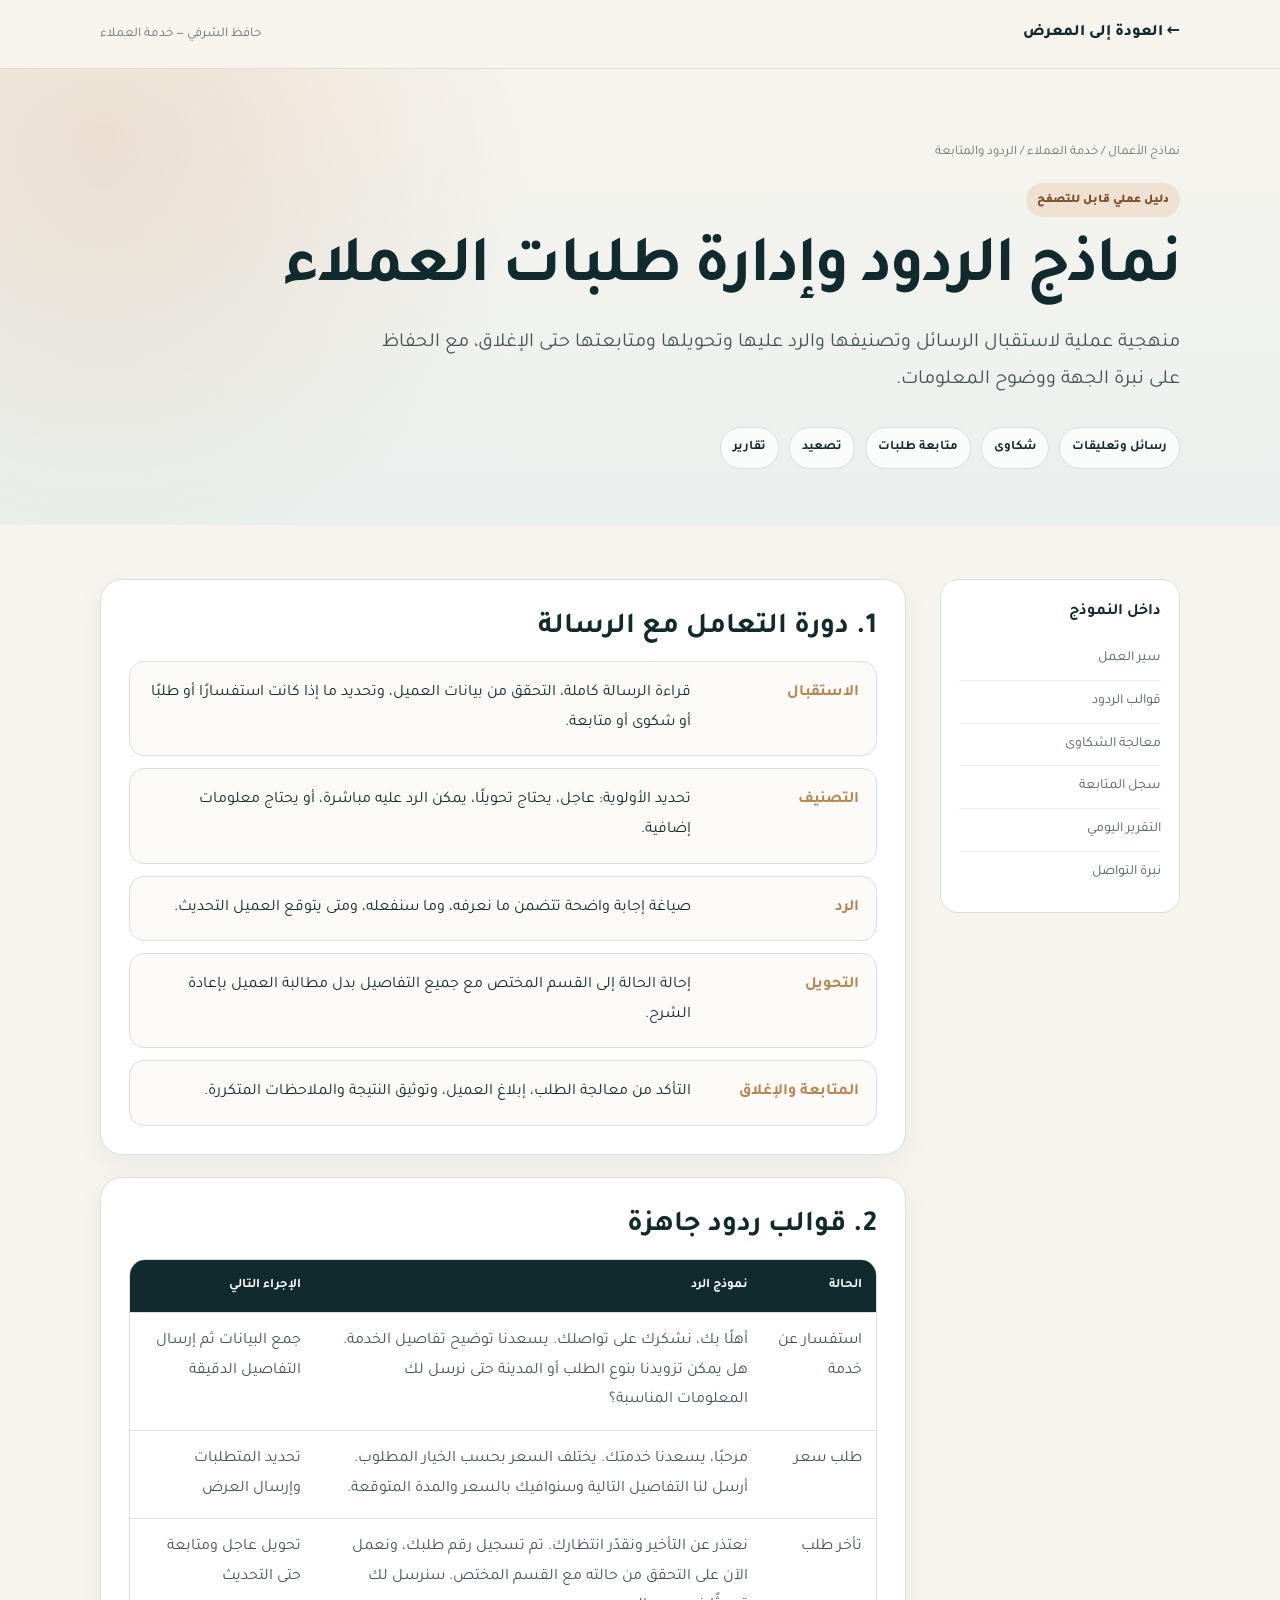
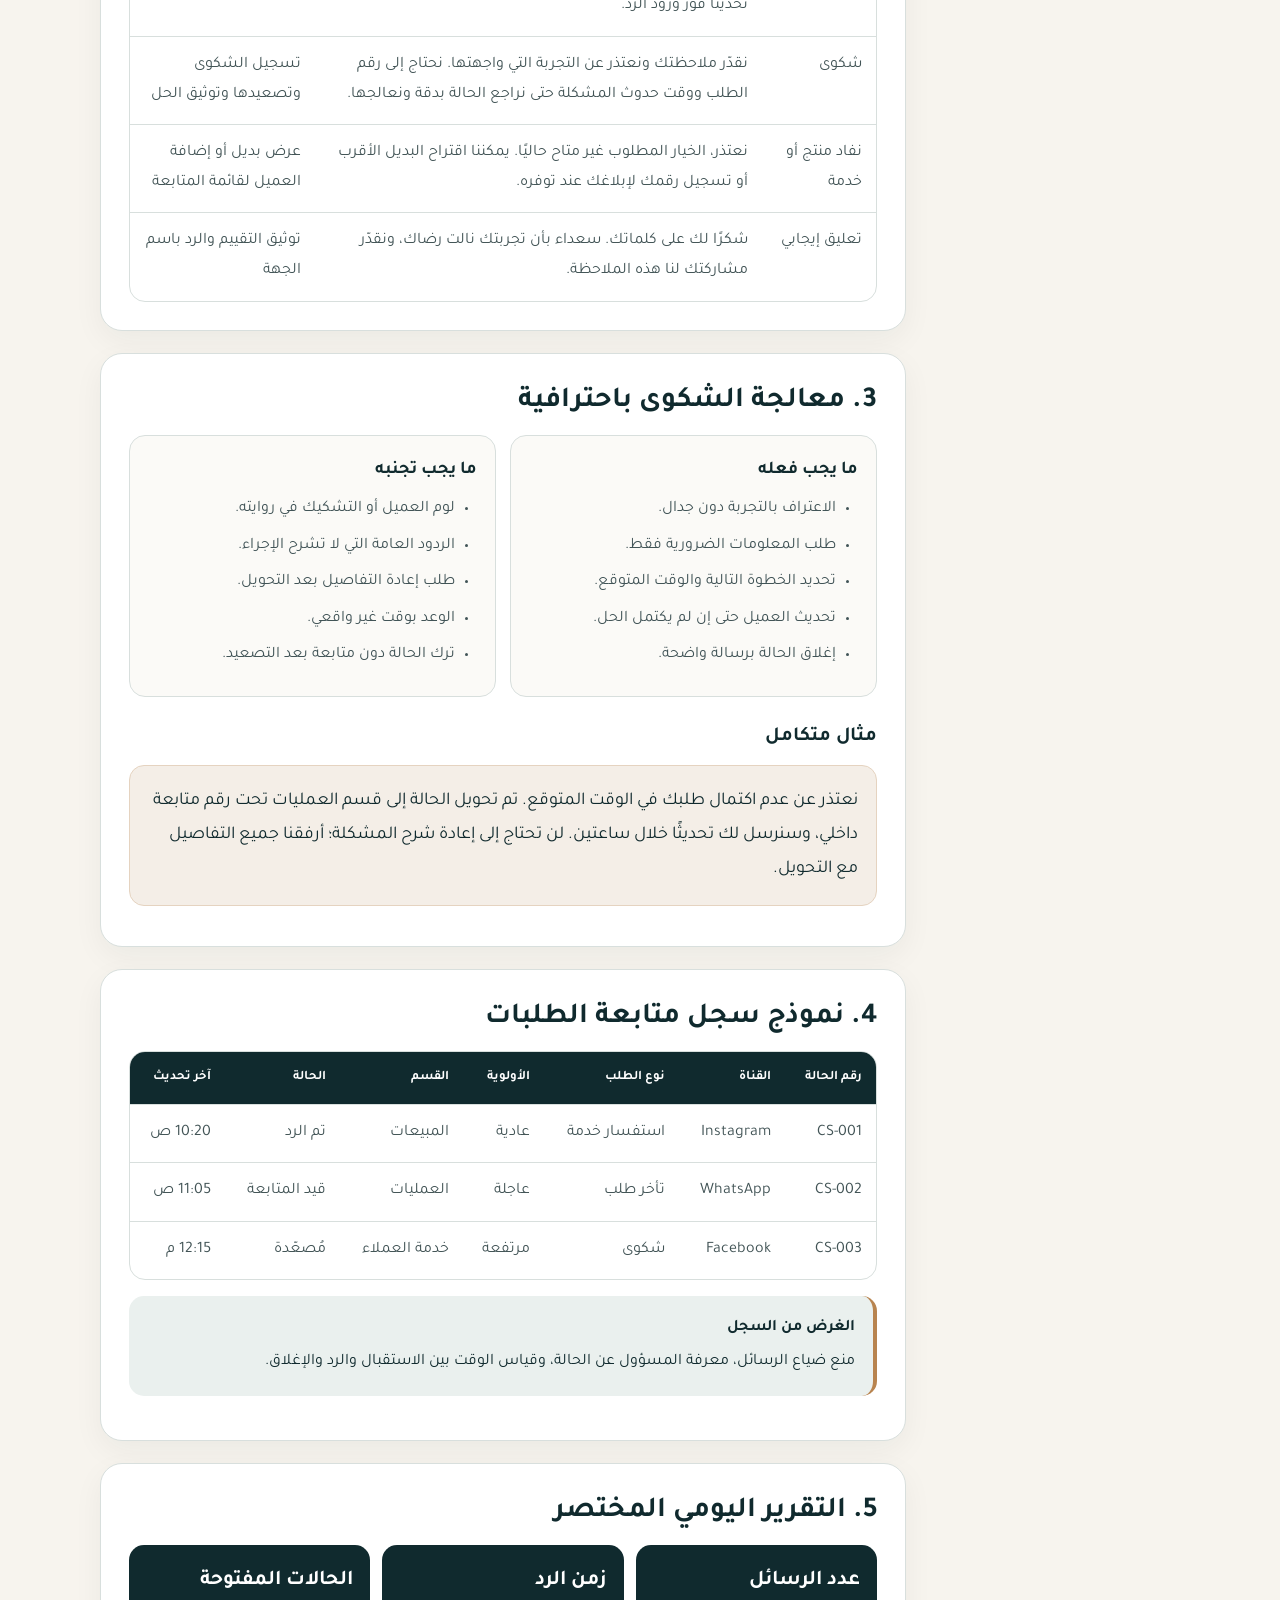
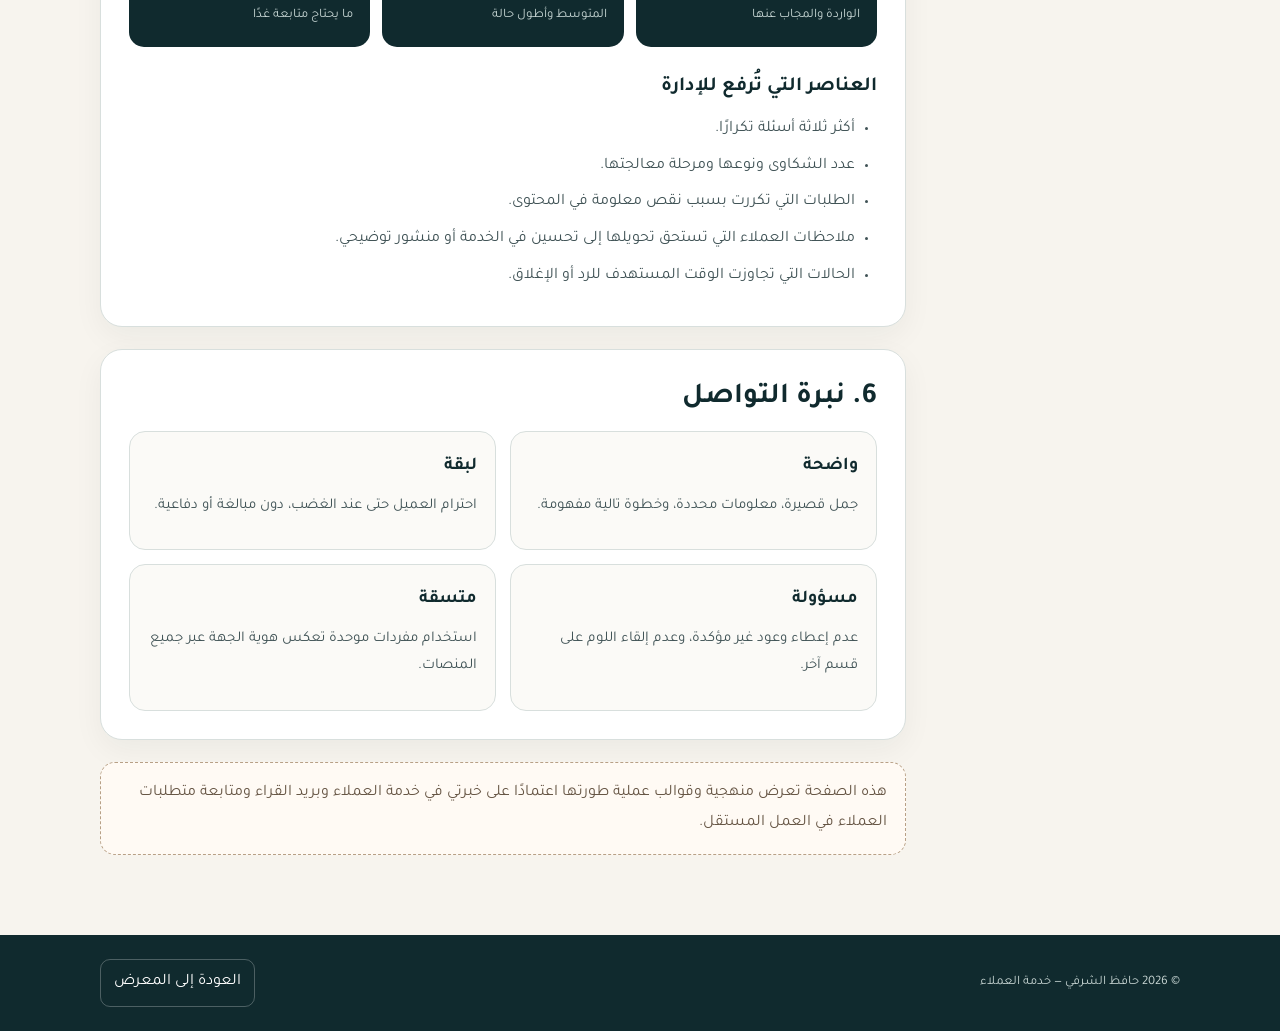
<file: content-customer-service/projects/customer-service.html>
<!DOCTYPE html><html lang="ar" dir="rtl"><head><meta charset="UTF-8"><meta name="viewport" content="width=device-width,initial-scale=1"><meta name="description" content="نماذج خدمة العملاء والردود المهنية ضمن معرض أعمال حافظ الشرفي."><title>نماذج خدمة العملاء | حافظ الشرفي</title><link rel="preconnect" href="https://fonts.googleapis.com"><link rel="preconnect" href="https://fonts.gstatic.com" crossorigin><link href="https://fonts.googleapis.com/css2?family=Tajawal:wght@400;500;600;700;800;900&display=swap" rel="stylesheet"><link rel="stylesheet" href="../project.css"></head><body><header class="case-header"><div class="container case-nav"><a class="back-link" href="../index.html#service">← العودة إلى المعرض</a><small>حافظ الشرفي — خدمة العملاء</small></div></header><main><section class="case-hero"><div class="container"><div class="breadcrumbs">نماذج الأعمال / خدمة العملاء / الردود والمتابعة</div><span class="case-kicker">دليل عملي قابل للتصفح</span><h1>نماذج الردود وإدارة طلبات العملاء</h1><p class="case-lead">منهجية عملية لاستقبال الرسائل وتصنيفها والرد عليها وتحويلها ومتابعتها حتى الإغلاق، مع الحفاظ على نبرة الجهة ووضوح المعلومات.</p><div class="case-meta"><span>رسائل وتعليقات</span><span>شكاوى</span><span>متابعة طلبات</span><span>تصعيد</span><span>تقارير</span></div></div></section><div class="container case-layout"><aside class="toc"><strong>داخل النموذج</strong><a href="#workflow">سير العمل</a><a href="#responses">قوالب الردود</a><a href="#complaints">معالجة الشكاوى</a><a href="#tracking">سجل المتابعة</a><a href="#daily">التقرير اليومي</a><a href="#tone">نبرة التواصل</a></aside><article class="document"><section class="doc-section" id="workflow"><h2>1. دورة التعامل مع الرسالة</h2><div class="stage-list"><div class="stage"><strong>الاستقبال</strong><div>قراءة الرسالة كاملة، التحقق من بيانات العميل، وتحديد ما إذا كانت استفسارًا أو طلبًا أو شكوى أو متابعة.</div></div><div class="stage"><strong>التصنيف</strong><div>تحديد الأولوية: عاجل، يحتاج تحويلًا، يمكن الرد عليه مباشرة، أو يحتاج معلومات إضافية.</div></div><div class="stage"><strong>الرد</strong><div>صياغة إجابة واضحة تتضمن ما نعرفه، وما سنفعله، ومتى يتوقع العميل التحديث.</div></div><div class="stage"><strong>التحويل</strong><div>إحالة الحالة إلى القسم المختص مع جميع التفاصيل بدل مطالبة العميل بإعادة الشرح.</div></div><div class="stage"><strong>المتابعة والإغلاق</strong><div>التأكد من معالجة الطلب، إبلاغ العميل، وتوثيق النتيجة والملاحظات المتكررة.</div></div></div></section><section class="doc-section" id="responses"><h2>2. قوالب ردود جاهزة</h2><div class="table-wrap"><table class="doc-table"><thead><tr><th>الحالة</th><th>نموذج الرد</th><th>الإجراء التالي</th></tr></thead><tbody><tr><td>استفسار عن خدمة</td><td>أهلًا بك، نشكرك على تواصلك. يسعدنا توضيح تفاصيل الخدمة. هل يمكن تزويدنا بنوع الطلب أو المدينة حتى نرسل لك المعلومات المناسبة؟</td><td>جمع البيانات ثم إرسال التفاصيل الدقيقة</td></tr><tr><td>طلب سعر</td><td>مرحبًا، يسعدنا خدمتك. يختلف السعر بحسب الخيار المطلوب. أرسل لنا التفاصيل التالية وسنوافيك بالسعر والمدة المتوقعة.</td><td>تحديد المتطلبات وإرسال العرض</td></tr><tr><td>تأخر طلب</td><td>نعتذر عن التأخير ونقدّر انتظارك. تم تسجيل رقم طلبك، ونعمل الآن على التحقق من حالته مع القسم المختص. سنرسل لك تحديثًا فور ورود الرد.</td><td>تحويل عاجل ومتابعة حتى التحديث</td></tr><tr><td>شكوى</td><td>نقدّر ملاحظتك ونعتذر عن التجربة التي واجهتها. نحتاج إلى رقم الطلب ووقت حدوث المشكلة حتى نراجع الحالة بدقة ونعالجها.</td><td>تسجيل الشكوى وتصعيدها وتوثيق الحل</td></tr><tr><td>نفاد منتج أو خدمة</td><td>نعتذر، الخيار المطلوب غير متاح حاليًا. يمكننا اقتراح البديل الأقرب أو تسجيل رقمك لإبلاغك عند توفره.</td><td>عرض بديل أو إضافة العميل لقائمة المتابعة</td></tr><tr><td>تعليق إيجابي</td><td>شكرًا لك على كلماتك. سعداء بأن تجربتك نالت رضاك، ونقدّر مشاركتك لنا هذه الملاحظة.</td><td>توثيق التقييم والرد باسم الجهة</td></tr></tbody></table></div></section><section class="doc-section" id="complaints"><h2>3. معالجة الشكوى باحترافية</h2><div class="sample-grid"><article class="sample-card"><h3>ما يجب فعله</h3><ul><li>الاعتراف بالتجربة دون جدال.</li><li>طلب المعلومات الضرورية فقط.</li><li>تحديد الخطوة التالية والوقت المتوقع.</li><li>تحديث العميل حتى إن لم يكتمل الحل.</li><li>إغلاق الحالة برسالة واضحة.</li></ul></article><article class="sample-card"><h3>ما يجب تجنبه</h3><ul><li>لوم العميل أو التشكيك في روايته.</li><li>الردود العامة التي لا تشرح الإجراء.</li><li>طلب إعادة التفاصيل بعد التحويل.</li><li>الوعد بوقت غير واقعي.</li><li>ترك الحالة دون متابعة بعد التصعيد.</li></ul></article></div><h3>مثال متكامل</h3><p class="quote-sample">نعتذر عن عدم اكتمال طلبك في الوقت المتوقع. تم تحويل الحالة إلى قسم العمليات تحت رقم متابعة داخلي، وسنرسل لك تحديثًا خلال ساعتين. لن تحتاج إلى إعادة شرح المشكلة؛ أرفقنا جميع التفاصيل مع التحويل.</p></section><section class="doc-section" id="tracking"><h2>4. نموذج سجل متابعة الطلبات</h2><div class="table-wrap"><table class="doc-table"><thead><tr><th>رقم الحالة</th><th>القناة</th><th>نوع الطلب</th><th>الأولوية</th><th>القسم</th><th>الحالة</th><th>آخر تحديث</th></tr></thead><tbody><tr><td>CS-001</td><td>Instagram</td><td>استفسار خدمة</td><td>عادية</td><td>المبيعات</td><td>تم الرد</td><td>10:20 ص</td></tr><tr><td>CS-002</td><td>WhatsApp</td><td>تأخر طلب</td><td>عاجلة</td><td>العمليات</td><td>قيد المتابعة</td><td>11:05 ص</td></tr><tr><td>CS-003</td><td>Facebook</td><td>شكوى</td><td>مرتفعة</td><td>خدمة العملاء</td><td>مُصعّدة</td><td>12:15 م</td></tr></tbody></table></div><div class="callout"><strong>الغرض من السجل</strong>منع ضياع الرسائل، معرفة المسؤول عن الحالة، وقياس الوقت بين الاستقبال والرد والإغلاق.</div></section><section class="doc-section" id="daily"><h2>5. التقرير اليومي المختصر</h2><div class="metric-grid"><article><strong>عدد الرسائل</strong><span>الواردة والمجاب عنها</span></article><article><strong>زمن الرد</strong><span>المتوسط وأطول حالة</span></article><article><strong>الحالات المفتوحة</strong><span>ما يحتاج متابعة غدًا</span></article></div><h3>العناصر التي تُرفع للإدارة</h3><ul><li>أكثر ثلاثة أسئلة تكرارًا.</li><li>عدد الشكاوى ونوعها ومرحلة معالجتها.</li><li>الطلبات التي تكررت بسبب نقص معلومة في المحتوى.</li><li>ملاحظات العملاء التي تستحق تحويلها إلى تحسين في الخدمة أو منشور توضيحي.</li><li>الحالات التي تجاوزت الوقت المستهدف للرد أو الإغلاق.</li></ul></section><section class="doc-section" id="tone"><h2>6. نبرة التواصل</h2><div class="sample-grid"><article class="sample-card"><h3>واضحة</h3><p>جمل قصيرة، معلومات محددة، وخطوة تالية مفهومة.</p></article><article class="sample-card"><h3>لبقة</h3><p>احترام العميل حتى عند الغضب، دون مبالغة أو دفاعية.</p></article><article class="sample-card"><h3>مسؤولة</h3><p>عدم إعطاء وعود غير مؤكدة، وعدم إلقاء اللوم على قسم آخر.</p></article><article class="sample-card"><h3>متسقة</h3><p>استخدام مفردات موحدة تعكس هوية الجهة عبر جميع المنصات.</p></article></div></section><div class="notice">هذه الصفحة تعرض منهجية وقوالب عملية طورتها اعتمادًا على خبرتي في خدمة العملاء وبريد القراء ومتابعة متطلبات العملاء في العمل المستقل.</div></article></div></main><footer class="case-footer"><div class="container"><p>© 2026 حافظ الشرفي — خدمة العملاء</p><a href="../index.html#service">العودة إلى المعرض</a></div></footer></body></html>
</file>
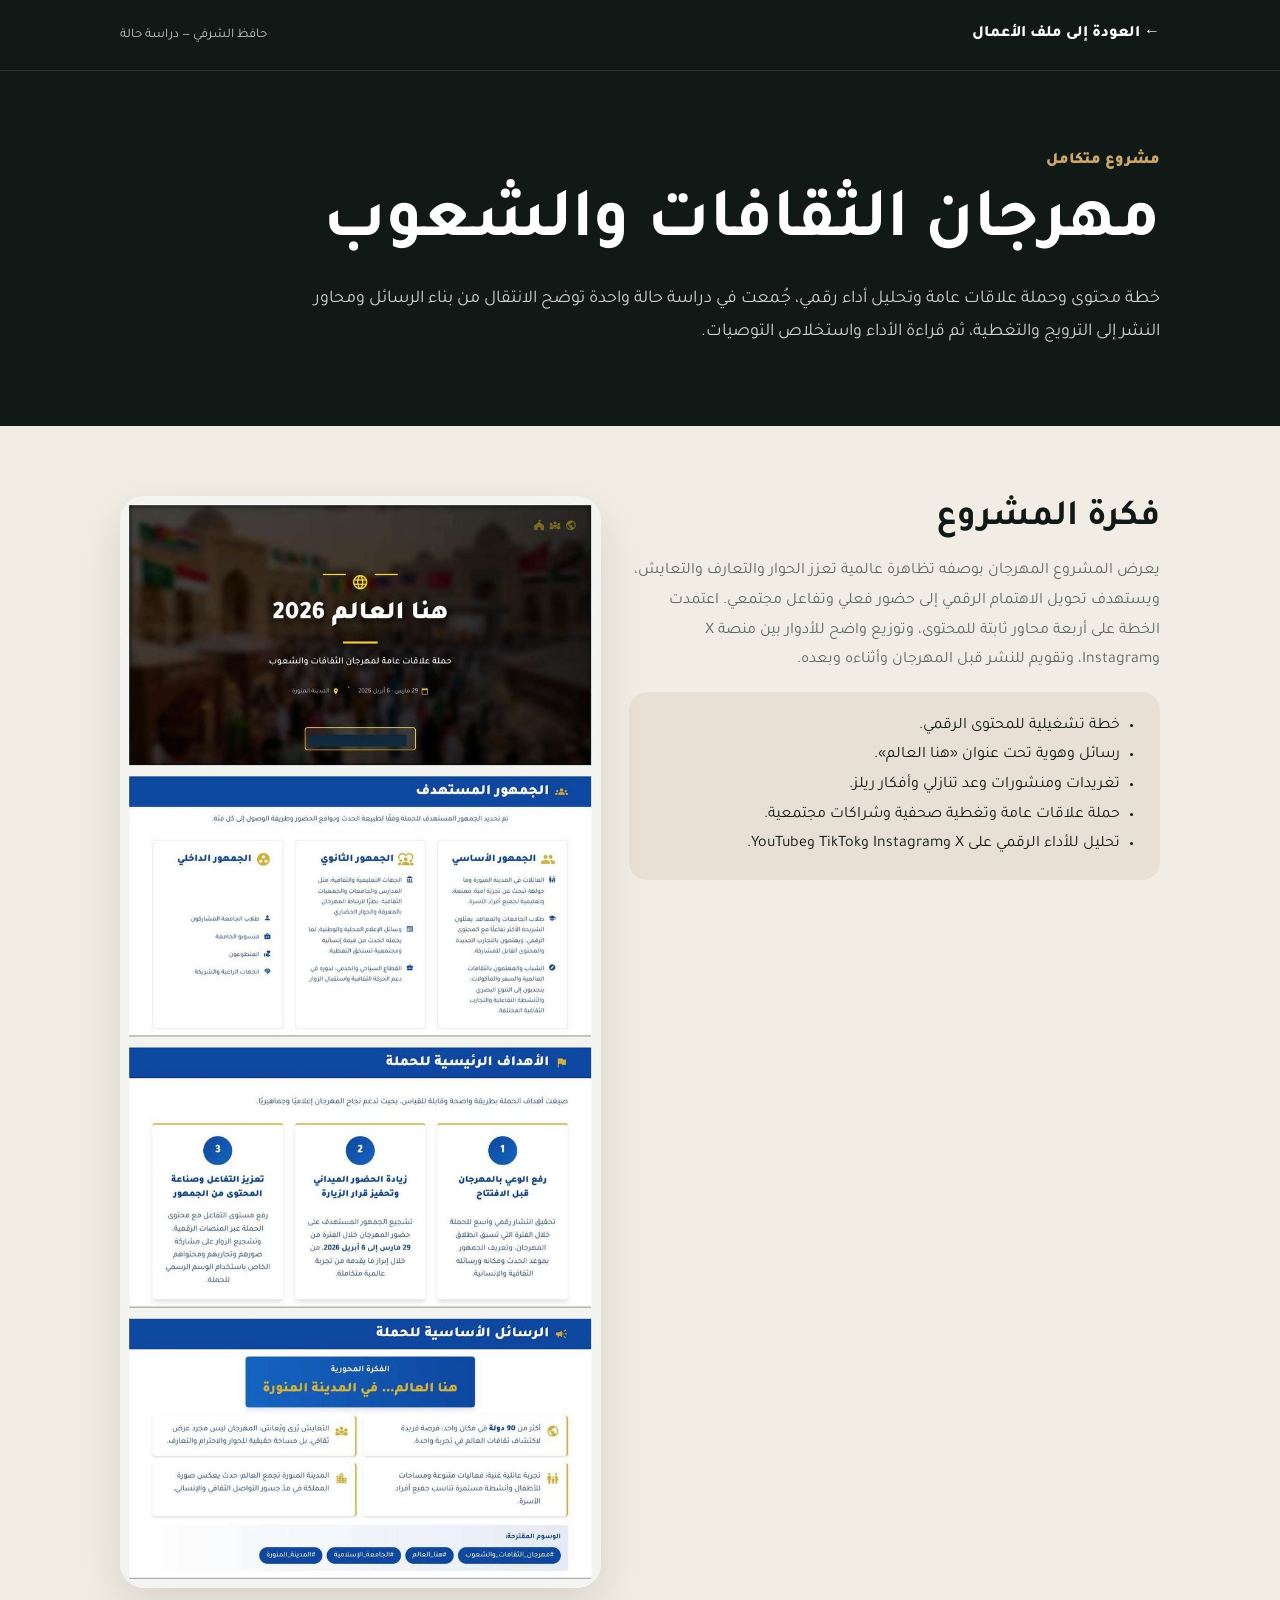
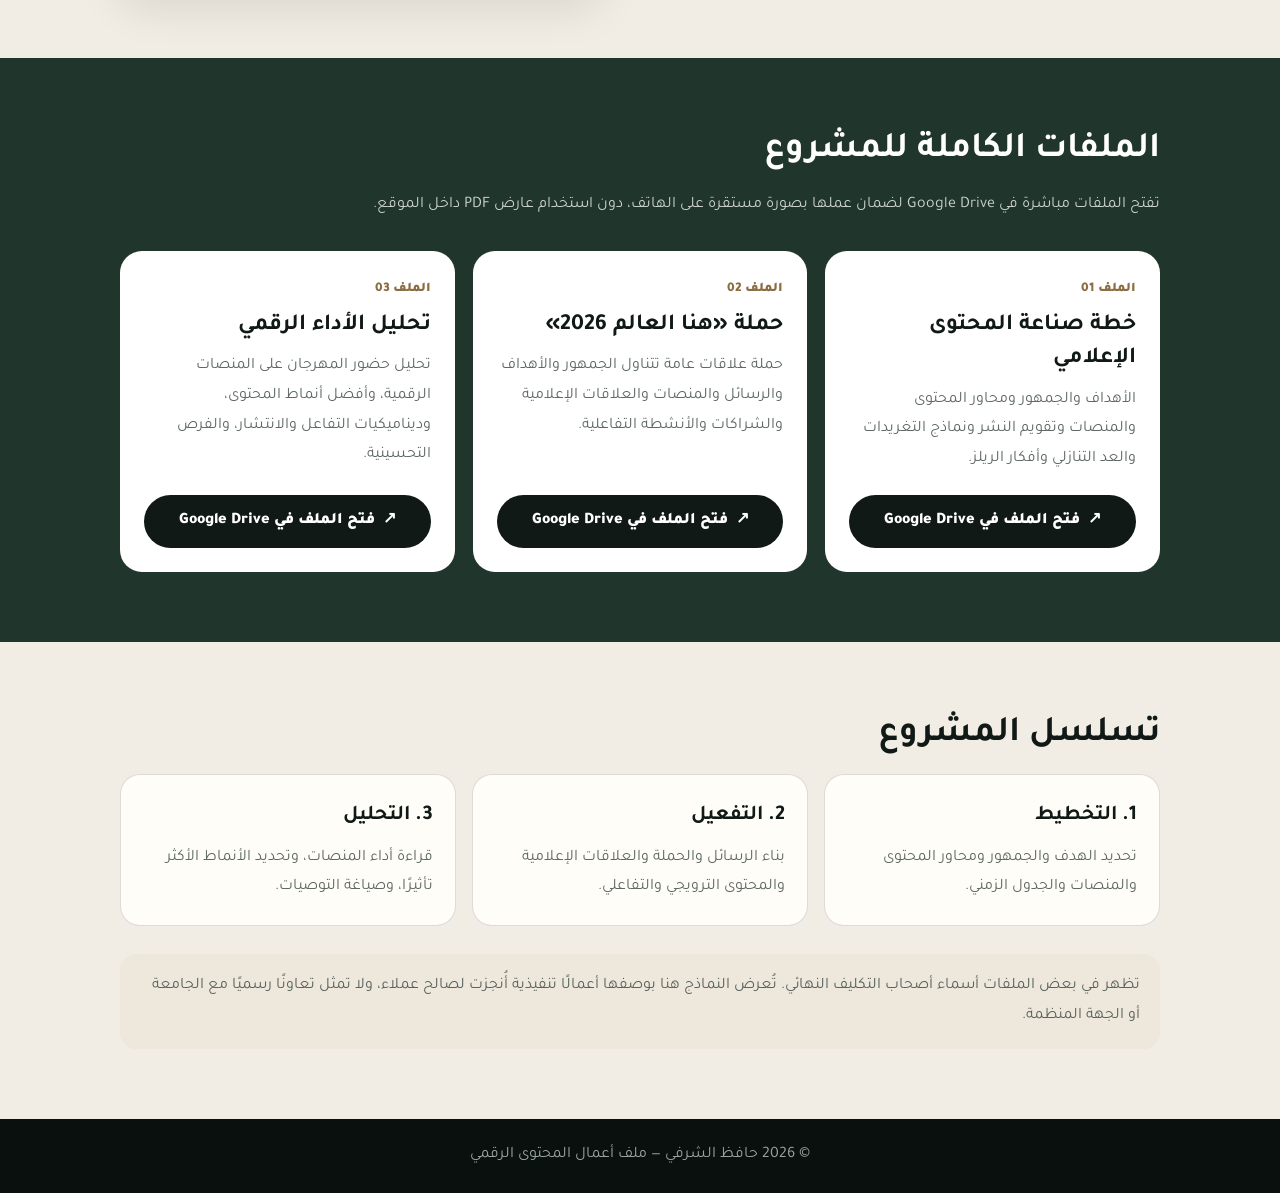
<file: content-customer-service/projects/festival.html>
<!DOCTYPE html>
<html lang="ar" dir="rtl">
<head>
  <meta charset="UTF-8">
  <meta name="viewport" content="width=device-width,initial-scale=1">
  <meta name="description" content="دراسة حالة متكاملة لمشروع مهرجان الثقافات والشعوب.">
  <title>مهرجان الثقافات والشعوب | حافظ الشرفي</title>
  <link rel="preconnect" href="https://fonts.googleapis.com">
  <link rel="preconnect" href="https://fonts.gstatic.com" crossorigin>
  <link href="https://fonts.googleapis.com/css2?family=Tajawal:wght@400;500;600;700;800;900&display=swap" rel="stylesheet">
  <style>
    :root{--ink:#101915;--forest:#20352b;--paper:#fffdf8;--cream:#f2ede4;--gold:#cda66d;--muted:#5e6963;--line:rgba(16,25,21,.14)}*{box-sizing:border-box}body{margin:0;font-family:"Tajawal",sans-serif;background:var(--cream);color:var(--ink);line-height:1.85}a{text-decoration:none;color:inherit}.container{width:min(1040px,calc(100% - 34px));margin:auto}.top{background:var(--ink);color:#fff;border-bottom:1px solid rgba(255,255,255,.1)}.nav{min-height:70px;display:flex;align-items:center;justify-content:space-between;gap:18px}.nav a{font-weight:800}.nav small{color:#bfc9c3}.hero{background:var(--ink);color:#fff;padding:76px 0}.kicker{color:var(--gold);font-weight:900}.hero h1{font-size:clamp(40px,7vw,70px);line-height:1.15;margin:8px 0 18px}.hero p{font-size:18px;color:#cbd2ce;max-width:850px;margin:0}.section{padding:70px 0}.summary{display:grid;grid-template-columns:1.05fr .95fr;gap:28px;align-items:start}.summary img{width:100%;border-radius:24px;box-shadow:0 18px 45px rgba(16,25,21,.12)}.summary h2,.files-title{font-size:36px;line-height:1.3;margin:0 0 15px}.summary p{color:var(--muted);margin:0 0 16px}.points{padding:20px;border-radius:18px;background:#e8e0d4}.points ul{margin:0;padding-right:20px}.files-section{background:var(--forest);color:#fff;padding:70px 0}.files-title{color:#fff}.files-lead{color:#cbd2ce;max-width:800px}.files{display:grid;grid-template-columns:repeat(3,1fr);gap:18px;margin-top:30px}.file{background:#fff;color:var(--ink);border-radius:22px;padding:24px;display:flex;flex-direction:column;justify-content:space-between;gap:20px}.file small{color:#8b6c43;font-weight:900}.file h3{font-size:23px;line-height:1.45;margin:5px 0 10px}.file p{color:var(--muted);margin:0}.drive{display:inline-flex;align-items:center;justify-content:center;background:var(--ink);color:#fff;border-radius:999px;padding:12px 16px;font-weight:900}.drive::before{content:"↗";margin-left:8px}.flow{display:grid;grid-template-columns:repeat(3,1fr);gap:16px}.flow article{background:var(--paper);border:1px solid var(--line);border-radius:20px;padding:22px}.flow strong{display:block;font-size:21px;margin-bottom:8px}.flow p{color:var(--muted);margin:0}.note{margin-top:28px;padding:18px 20px;border-radius:16px;background:#eee7dc;color:#59635e}.footer{background:#09100d;color:#9aa49f;text-align:center;padding:22px}@media(max-width:820px){.summary,.files,.flow{grid-template-columns:1fr}.hero{padding:56px 0}.section,.files-section{padding:54px 0}.files-title,.summary h2{font-size:31px}}
  </style>
</head>
<body>
  <header class="top"><div class="container nav"><a href="../index.html#content-work">← العودة إلى ملف الأعمال</a><small>حافظ الشرفي — دراسة حالة</small></div></header>
  <main>
    <section class="hero"><div class="container"><div class="kicker">مشروع متكامل</div><h1>مهرجان الثقافات والشعوب</h1><p>خطة محتوى وحملة علاقات عامة وتحليل أداء رقمي، جُمعت في دراسة حالة واحدة توضح الانتقال من بناء الرسائل ومحاور النشر إلى الترويج والتغطية، ثم قراءة الأداء واستخلاص التوصيات.</p></div></section>

    <section class="section"><div class="container summary"><div><h2>فكرة المشروع</h2><p>يعرض المشروع المهرجان بوصفه تظاهرة عالمية تعزز الحوار والتعارف والتعايش، ويستهدف تحويل الاهتمام الرقمي إلى حضور فعلي وتفاعل مجتمعي. اعتمدت الخطة على أربعة محاور ثابتة للمحتوى، وتوزيع واضح للأدوار بين منصة X وInstagram، وتقويم للنشر قبل المهرجان وأثناءه وبعده.</p><div class="points"><ul><li>خطة تشغيلية للمحتوى الرقمي.</li><li>رسائل وهوية تحت عنوان «هنا العالم».</li><li>تغريدات ومنشورات وعد تنازلي وأفكار ريلز.</li><li>حملة علاقات عامة وتغطية صحفية وشراكات مجتمعية.</li><li>تحليل للأداء الرقمي على X وInstagram وTikTok وYouTube.</li></ul></div></div><img src="../images/content/festival-preview.jpg" alt="معاينة مشروع مهرجان الثقافات والشعوب"></div></section>

    <section class="files-section"><div class="container"><h2 class="files-title">الملفات الكاملة للمشروع</h2><p class="files-lead">تفتح الملفات مباشرة في Google Drive لضمان عملها بصورة مستقرة على الهاتف، دون استخدام عارض PDF داخل الموقع.</p><div class="files">
      <article class="file"><div><small>الملف 01</small><h3>خطة صناعة المحتوى الإعلامي</h3><p>الأهداف والجمهور ومحاور المحتوى والمنصات وتقويم النشر ونماذج التغريدات والعد التنازلي وأفكار الريلز.</p></div><a class="drive" href="https://drive.google.com/file/d/1BJA92ChHS7Kp4XAU-d0wnpXYYHhUMVLX/view?usp=drivesdk" target="_blank" rel="noopener">فتح الملف في Google Drive</a></article>
      <article class="file"><div><small>الملف 02</small><h3>حملة «هنا العالم 2026»</h3><p>حملة علاقات عامة تتناول الجمهور والأهداف والرسائل والمنصات والعلاقات الإعلامية والشراكات والأنشطة التفاعلية.</p></div><a class="drive" href="https://drive.google.com/file/d/1qifx2eNtu5PMYCGfR2ykAC7yqHE3qreR/view?usp=drivesdk" target="_blank" rel="noopener">فتح الملف في Google Drive</a></article>
      <article class="file"><div><small>الملف 03</small><h3>تحليل الأداء الرقمي</h3><p>تحليل حضور المهرجان على المنصات الرقمية، وأفضل أنماط المحتوى، وديناميكيات التفاعل والانتشار، والفرص التحسينية.</p></div><a class="drive" href="https://drive.google.com/file/d/11LBymi1rKCDlehh1UgWTbhnK4rR7c1Yy/view?usp=drivesdk" target="_blank" rel="noopener">فتح الملف في Google Drive</a></article>
    </div></div></section>

    <section class="section"><div class="container"><h2 class="files-title" style="color:var(--ink)">تسلسل المشروع</h2><div class="flow"><article><strong>1. التخطيط</strong><p>تحديد الهدف والجمهور ومحاور المحتوى والمنصات والجدول الزمني.</p></article><article><strong>2. التفعيل</strong><p>بناء الرسائل والحملة والعلاقات الإعلامية والمحتوى الترويجي والتفاعلي.</p></article><article><strong>3. التحليل</strong><p>قراءة أداء المنصات، وتحديد الأنماط الأكثر تأثيرًا، وصياغة التوصيات.</p></article></div><div class="note">تظهر في بعض الملفات أسماء أصحاب التكليف النهائي. تُعرض النماذج هنا بوصفها أعمالًا تنفيذية أُنجزت لصالح عملاء، ولا تمثل تعاونًا رسميًا مع الجامعة أو الجهة المنظمة.</div></div></section>
  </main>
  <footer class="footer">© 2026 حافظ الشرفي — ملف أعمال المحتوى الرقمي</footer>
</body>
</html>
</file>
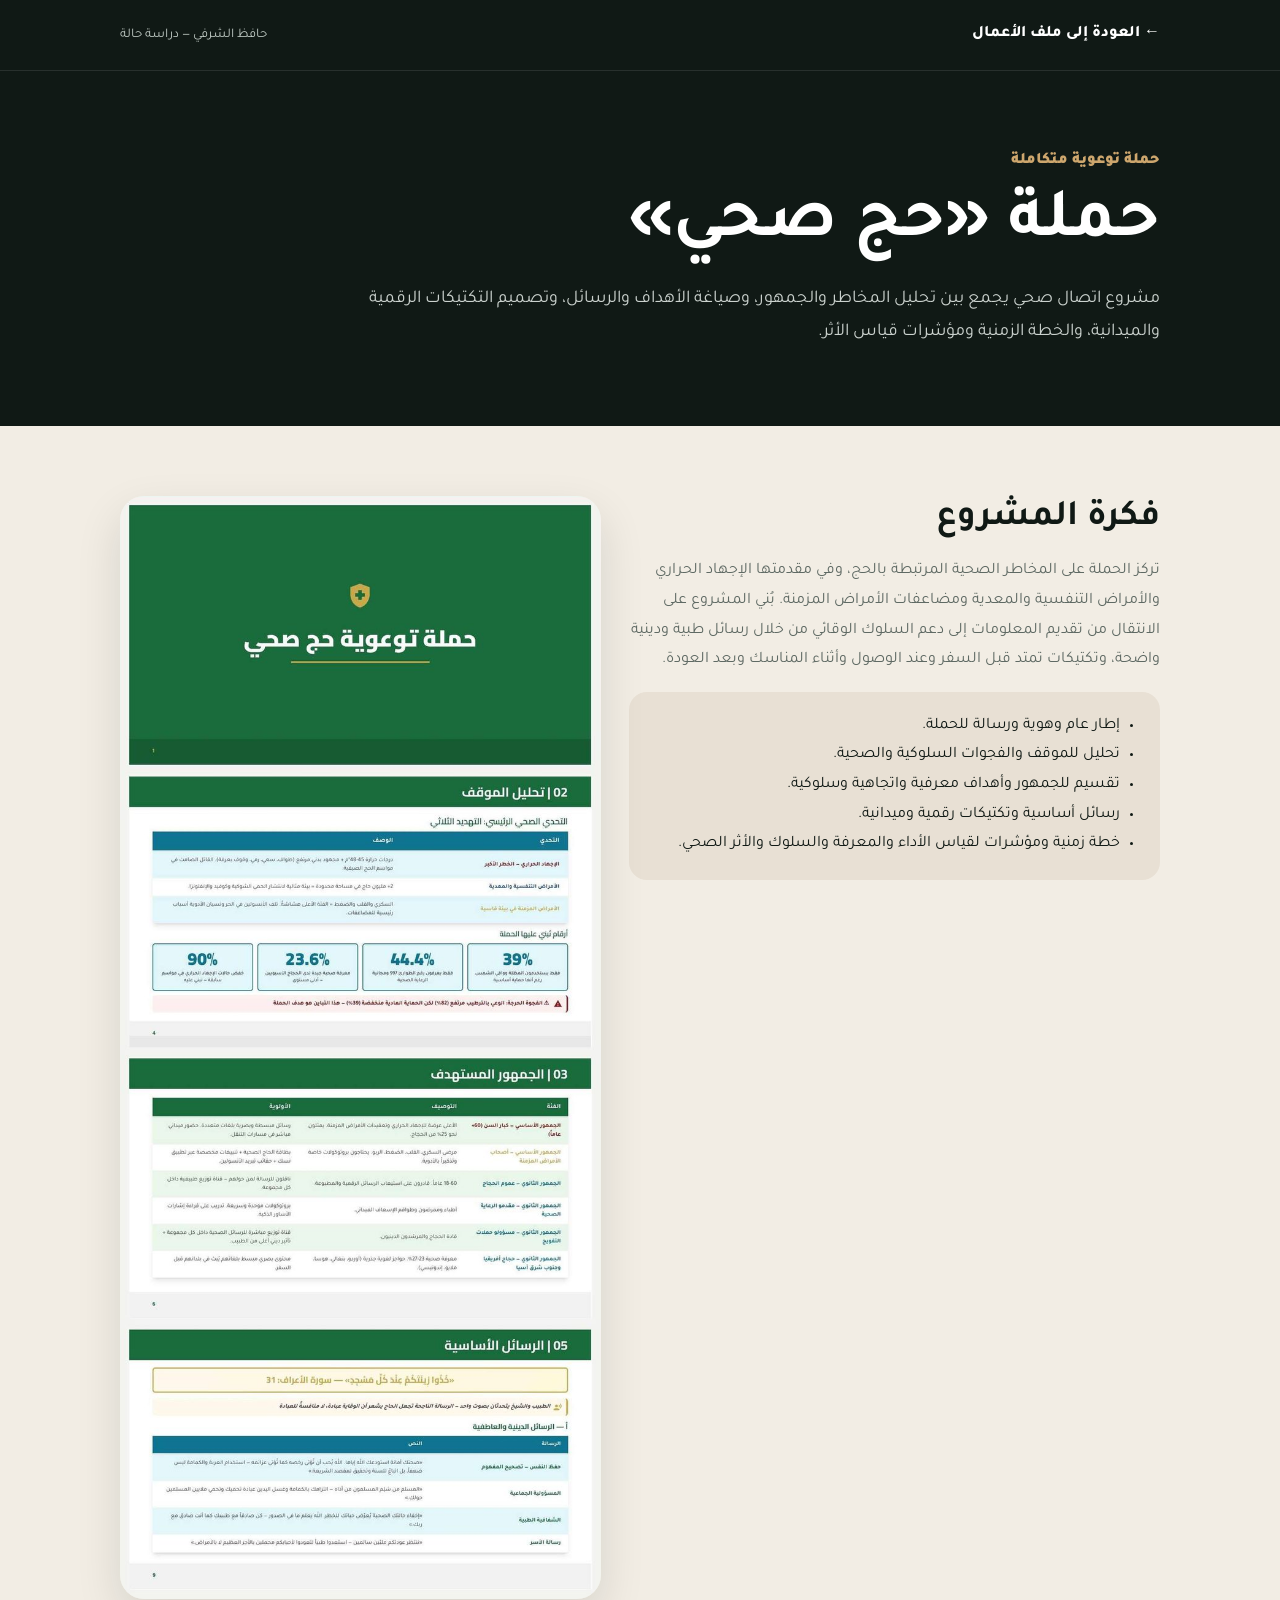
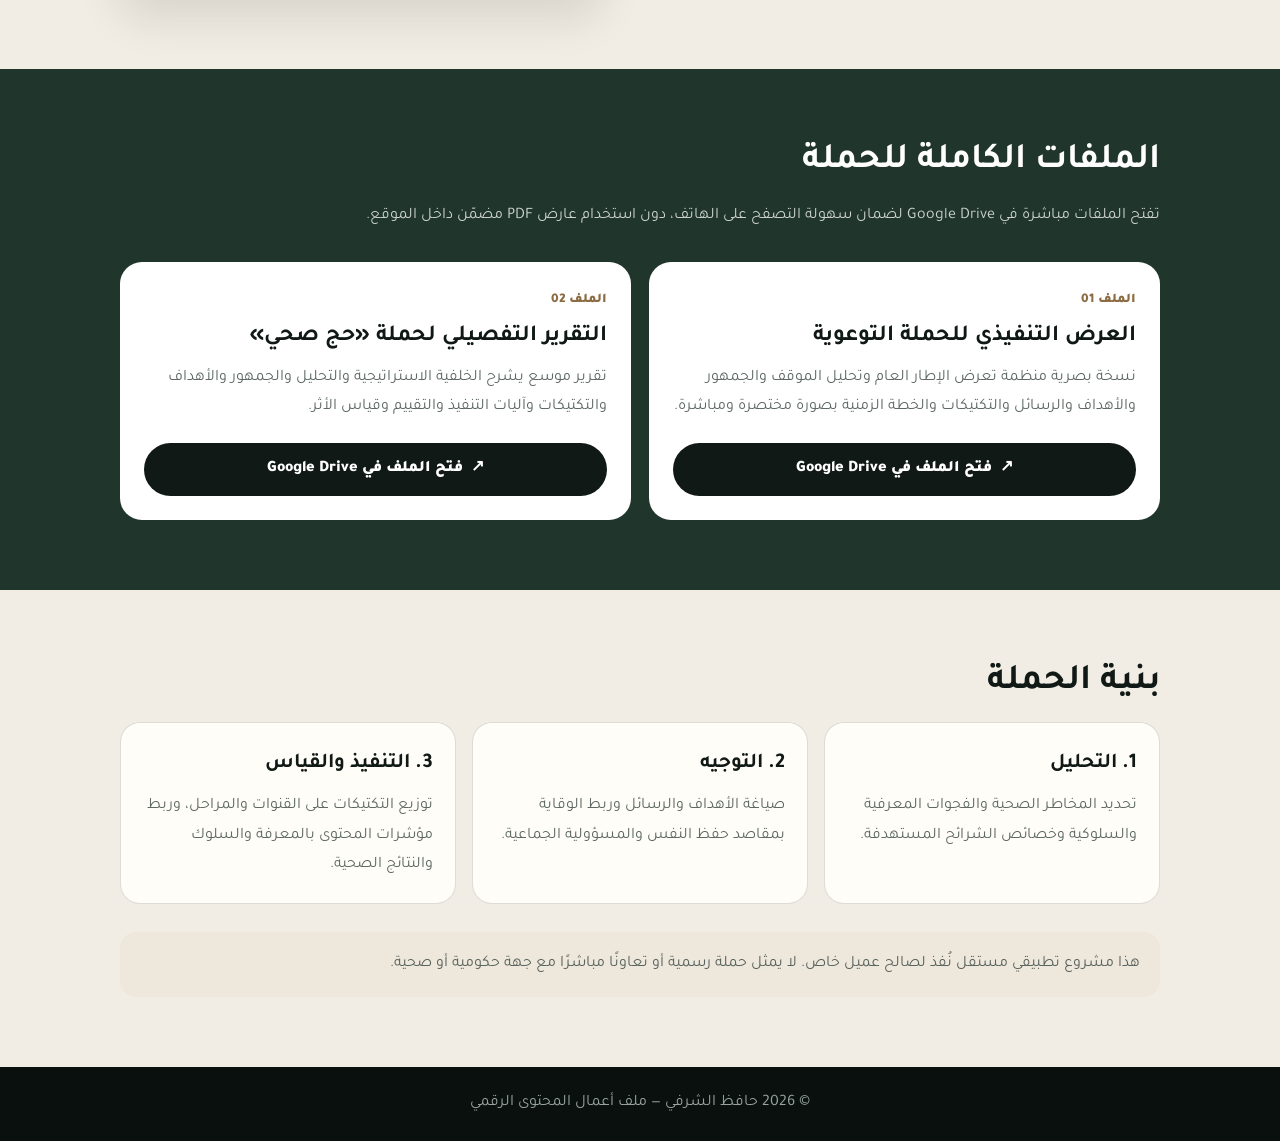
<file: content-customer-service/projects/hajj-health.html>
<!DOCTYPE html>
<html lang="ar" dir="rtl">
<head>
  <meta charset="UTF-8">
  <meta name="viewport" content="width=device-width,initial-scale=1">
  <meta name="description" content="دراسة حالة متكاملة لحملة حج صحي.">
  <title>حملة حج صحي | حافظ الشرفي</title>
  <link rel="preconnect" href="https://fonts.googleapis.com">
  <link rel="preconnect" href="https://fonts.gstatic.com" crossorigin>
  <link href="https://fonts.googleapis.com/css2?family=Tajawal:wght@400;500;600;700;800;900&display=swap" rel="stylesheet">
  <style>
    :root{--ink:#101915;--forest:#20352b;--paper:#fffdf8;--cream:#f2ede4;--gold:#cda66d;--muted:#5e6963;--line:rgba(16,25,21,.14)}*{box-sizing:border-box}body{margin:0;font-family:"Tajawal",sans-serif;background:var(--cream);color:var(--ink);line-height:1.85}a{text-decoration:none;color:inherit}.container{width:min(1040px,calc(100% - 34px));margin:auto}.top{background:var(--ink);color:#fff;border-bottom:1px solid rgba(255,255,255,.1)}.nav{min-height:70px;display:flex;align-items:center;justify-content:space-between;gap:18px}.nav a{font-weight:800}.nav small{color:#bfc9c3}.hero{background:var(--ink);color:#fff;padding:76px 0}.kicker{color:var(--gold);font-weight:900}.hero h1{font-size:clamp(40px,7vw,70px);line-height:1.15;margin:8px 0 18px}.hero p{font-size:18px;color:#cbd2ce;max-width:850px;margin:0}.section{padding:70px 0}.summary{display:grid;grid-template-columns:1.05fr .95fr;gap:28px;align-items:start}.summary img{width:100%;border-radius:24px;box-shadow:0 18px 45px rgba(16,25,21,.12)}.summary h2,.files-title{font-size:36px;line-height:1.3;margin:0 0 15px}.summary p{color:var(--muted);margin:0 0 16px}.points{padding:20px;border-radius:18px;background:#e8e0d4}.points ul{margin:0;padding-right:20px}.files-section{background:var(--forest);color:#fff;padding:70px 0}.files-title{color:#fff}.files-lead{color:#cbd2ce;max-width:800px}.files{display:grid;grid-template-columns:repeat(2,1fr);gap:18px;margin-top:30px}.file{background:#fff;color:var(--ink);border-radius:22px;padding:24px;display:flex;flex-direction:column;justify-content:space-between;gap:20px}.file small{color:#8b6c43;font-weight:900}.file h3{font-size:23px;line-height:1.45;margin:5px 0 10px}.file p{color:var(--muted);margin:0}.drive{display:inline-flex;align-items:center;justify-content:center;background:var(--ink);color:#fff;border-radius:999px;padding:12px 16px;font-weight:900}.drive::before{content:"↗";margin-left:8px}.flow{display:grid;grid-template-columns:repeat(3,1fr);gap:16px}.flow article{background:var(--paper);border:1px solid var(--line);border-radius:20px;padding:22px}.flow strong{display:block;font-size:21px;margin-bottom:8px}.flow p{color:var(--muted);margin:0}.note{margin-top:28px;padding:18px 20px;border-radius:16px;background:#eee7dc;color:#59635e}.footer{background:#09100d;color:#9aa49f;text-align:center;padding:22px}@media(max-width:820px){.summary,.files,.flow{grid-template-columns:1fr}.hero{padding:56px 0}.section,.files-section{padding:54px 0}.files-title,.summary h2{font-size:31px}}
  </style>
</head>
<body>
  <header class="top"><div class="container nav"><a href="../index.html#content-work">← العودة إلى ملف الأعمال</a><small>حافظ الشرفي — دراسة حالة</small></div></header>
  <main>
    <section class="hero"><div class="container"><div class="kicker">حملة توعوية متكاملة</div><h1>حملة «حج صحي»</h1><p>مشروع اتصال صحي يجمع بين تحليل المخاطر والجمهور، وصياغة الأهداف والرسائل، وتصميم التكتيكات الرقمية والميدانية، والخطة الزمنية ومؤشرات قياس الأثر.</p></div></section>

    <section class="section"><div class="container summary"><div><h2>فكرة المشروع</h2><p>تركز الحملة على المخاطر الصحية المرتبطة بالحج، وفي مقدمتها الإجهاد الحراري والأمراض التنفسية والمعدية ومضاعفات الأمراض المزمنة. بُني المشروع على الانتقال من تقديم المعلومات إلى دعم السلوك الوقائي من خلال رسائل طبية ودينية واضحة، وتكتيكات تمتد قبل السفر وعند الوصول وأثناء المناسك وبعد العودة.</p><div class="points"><ul><li>إطار عام وهوية ورسالة للحملة.</li><li>تحليل للموقف والفجوات السلوكية والصحية.</li><li>تقسيم للجمهور وأهداف معرفية واتجاهية وسلوكية.</li><li>رسائل أساسية وتكتيكات رقمية وميدانية.</li><li>خطة زمنية ومؤشرات لقياس الأداء والمعرفة والسلوك والأثر الصحي.</li></ul></div></div><img src="../images/content/hajj-preview.jpg" alt="معاينة حملة حج صحي"></div></section>

    <section class="files-section"><div class="container"><h2 class="files-title">الملفات الكاملة للحملة</h2><p class="files-lead">تفتح الملفات مباشرة في Google Drive لضمان سهولة التصفح على الهاتف، دون استخدام عارض PDF مضمّن داخل الموقع.</p><div class="files">
      <article class="file"><div><small>الملف 01</small><h3>العرض التنفيذي للحملة التوعوية</h3><p>نسخة بصرية منظمة تعرض الإطار العام وتحليل الموقف والجمهور والأهداف والرسائل والتكتيكات والخطة الزمنية بصورة مختصرة ومباشرة.</p></div><a class="drive" href="https://drive.google.com/file/d/1vQrPM-ox4eomM5IX-AtBNWgXwHMgoIfv/view?usp=drivesdk" target="_blank" rel="noopener">فتح الملف في Google Drive</a></article>
      <article class="file"><div><small>الملف 02</small><h3>التقرير التفصيلي لحملة «حج صحي»</h3><p>تقرير موسع يشرح الخلفية الاستراتيجية والتحليل والجمهور والأهداف والتكتيكات وآليات التنفيذ والتقييم وقياس الأثر.</p></div><a class="drive" href="https://drive.google.com/file/d/1yyHwdmM3EnxS9k5huSQjuEl6evaDO37x/view?usp=drivesdk" target="_blank" rel="noopener">فتح الملف في Google Drive</a></article>
    </div></div></section>

    <section class="section"><div class="container"><h2 class="files-title" style="color:var(--ink)">بنية الحملة</h2><div class="flow"><article><strong>1. التحليل</strong><p>تحديد المخاطر الصحية والفجوات المعرفية والسلوكية وخصائص الشرائح المستهدفة.</p></article><article><strong>2. التوجيه</strong><p>صياغة الأهداف والرسائل وربط الوقاية بمقاصد حفظ النفس والمسؤولية الجماعية.</p></article><article><strong>3. التنفيذ والقياس</strong><p>توزيع التكتيكات على القنوات والمراحل، وربط مؤشرات المحتوى بالمعرفة والسلوك والنتائج الصحية.</p></article></div><div class="note">هذا مشروع تطبيقي مستقل نُفذ لصالح عميل خاص. لا يمثل حملة رسمية أو تعاونًا مباشرًا مع جهة حكومية أو صحية.</div></div></section>
  </main>
  <footer class="footer">© 2026 حافظ الشرفي — ملف أعمال المحتوى الرقمي</footer>
</body>
</html>
</file>
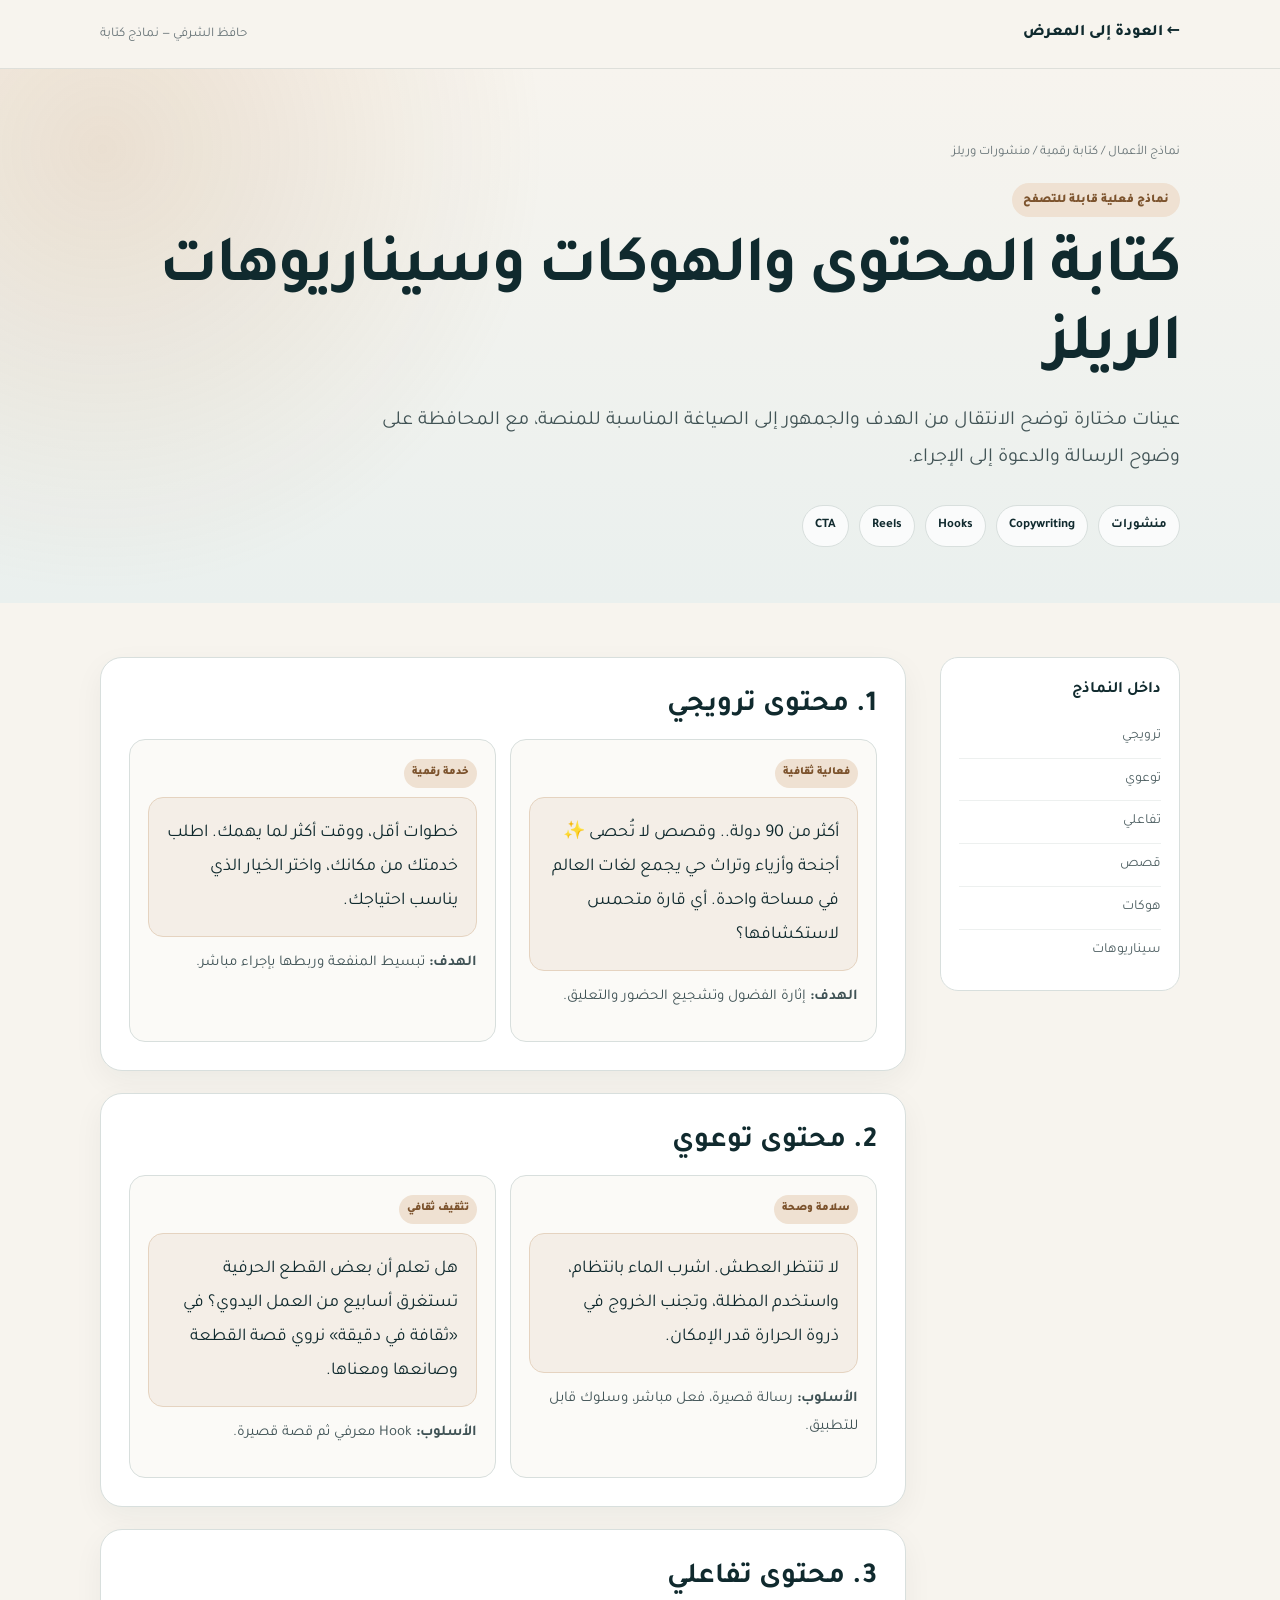
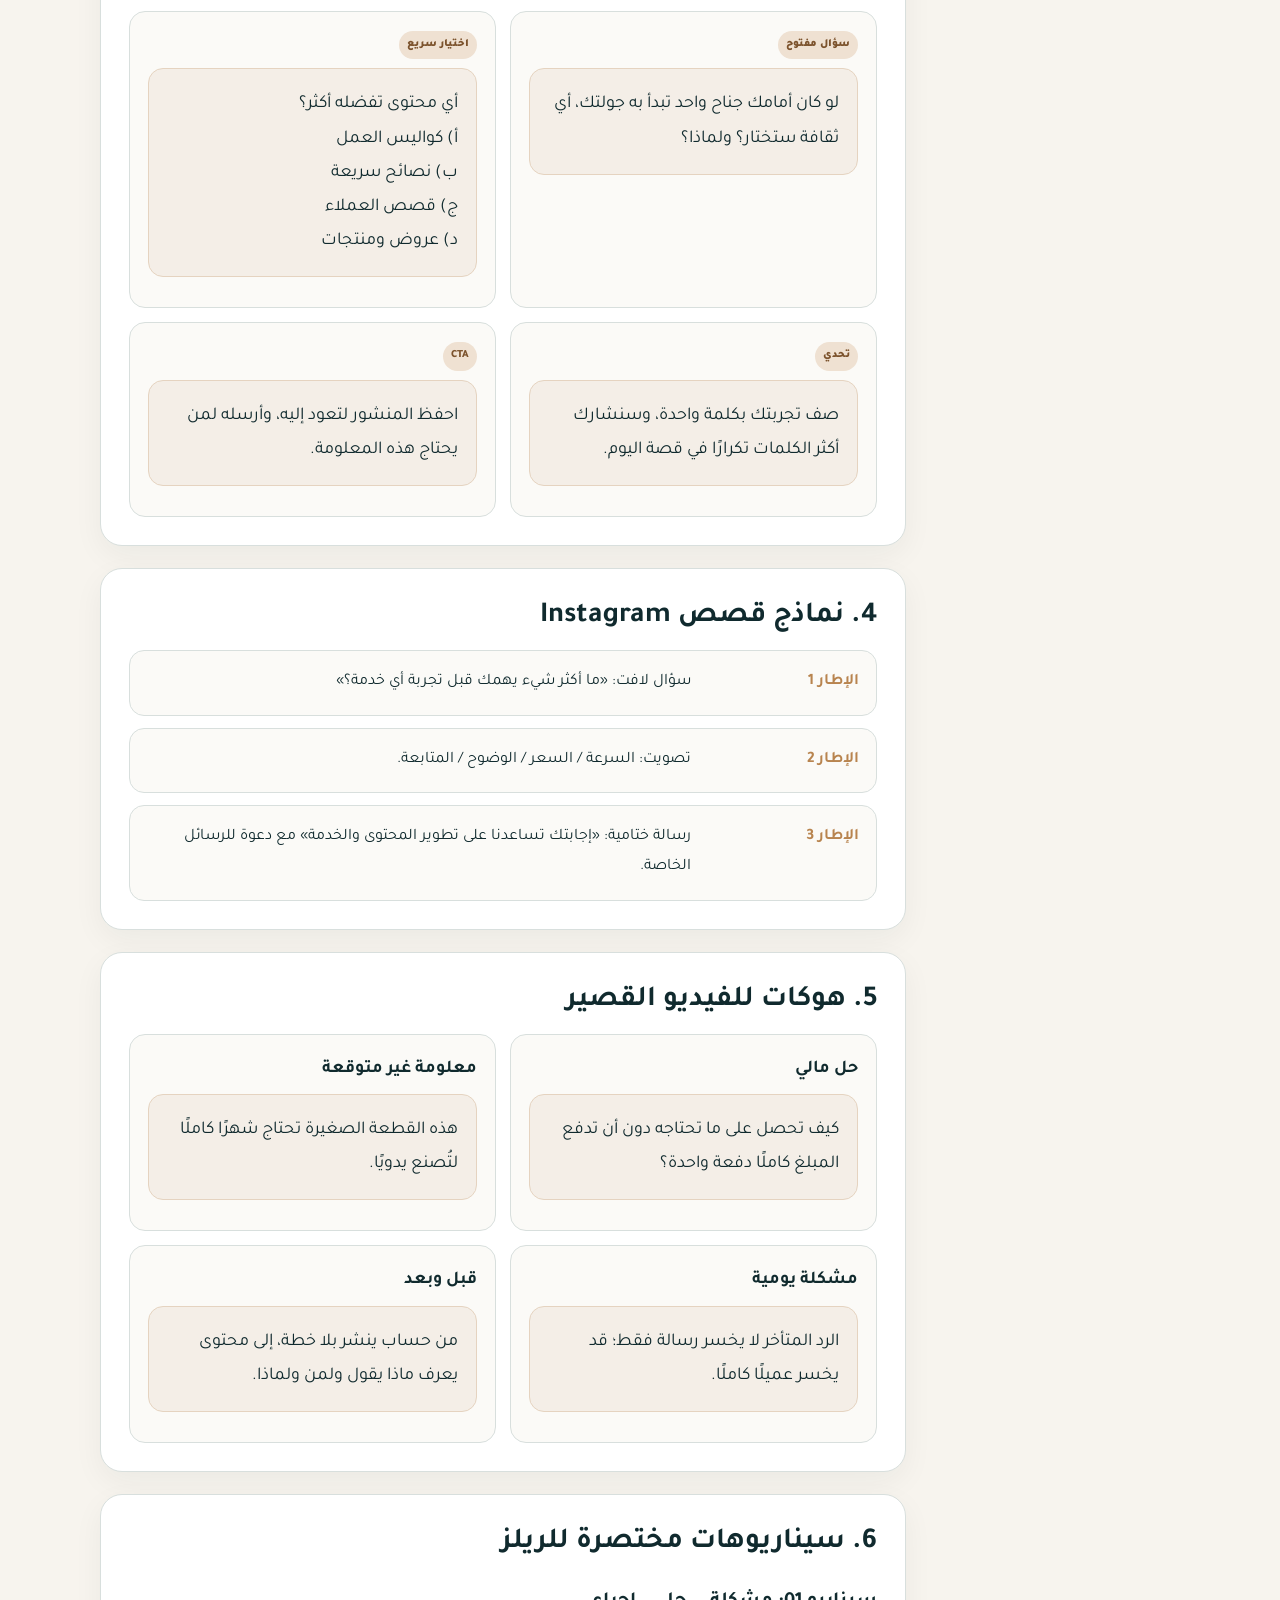
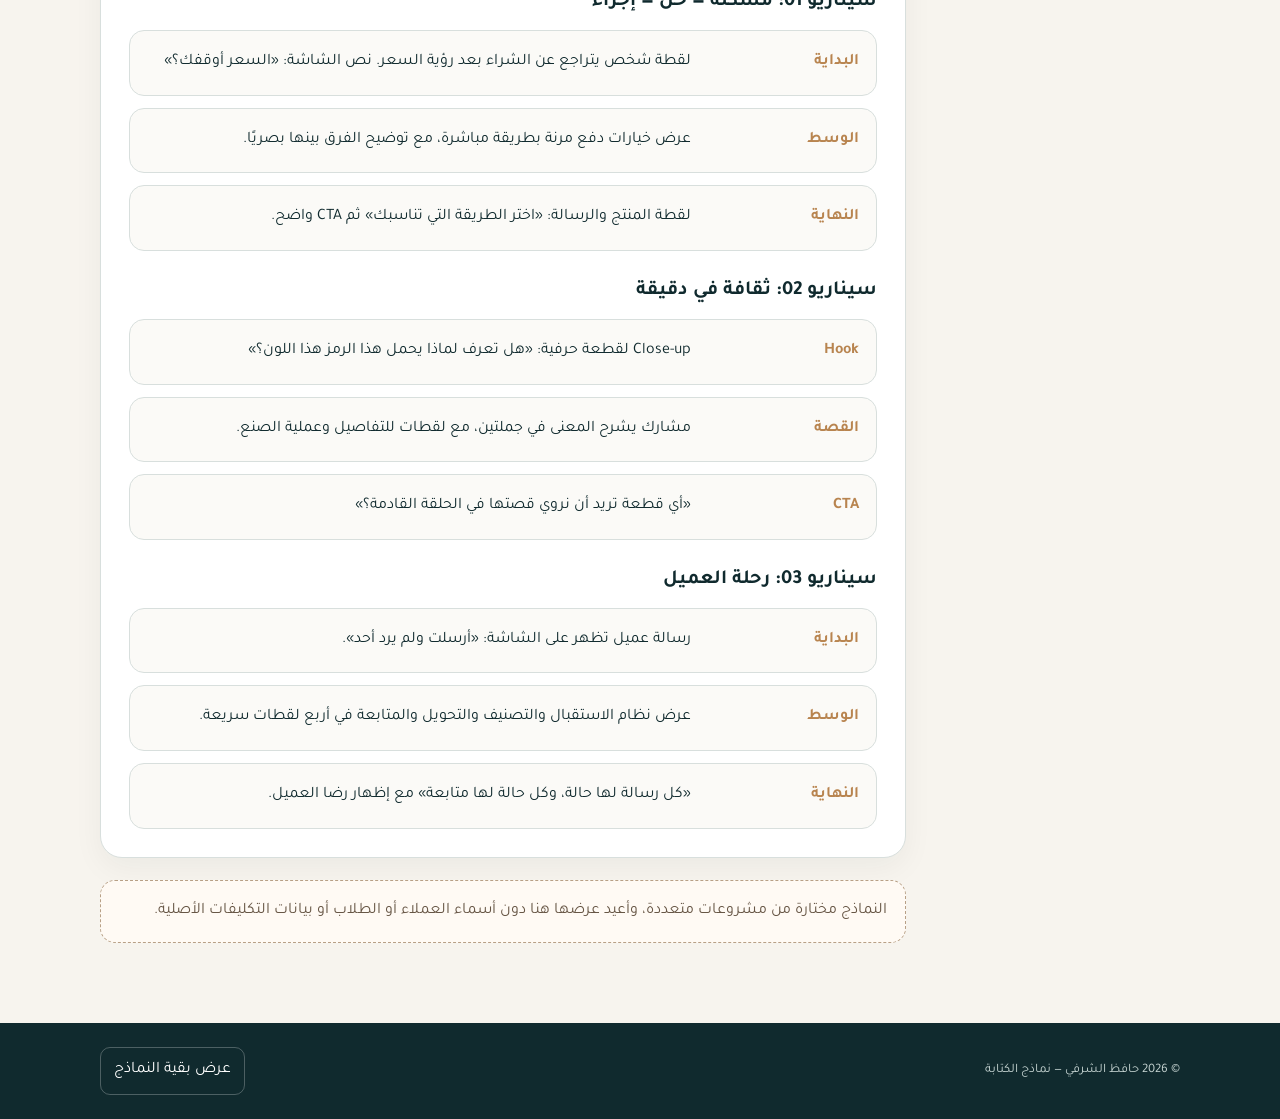
<file: content-customer-service/projects/writing-samples.html>
<!DOCTYPE html><html lang="ar" dir="rtl"><head><meta charset="UTF-8"><meta name="viewport" content="width=device-width,initial-scale=1"><meta name="description" content="نماذج كتابة المحتوى والريلز ضمن معرض أعمال حافظ الشرفي."><title>نماذج كتابة المحتوى والريلز | حافظ الشرفي</title><link rel="preconnect" href="https://fonts.googleapis.com"><link rel="preconnect" href="https://fonts.gstatic.com" crossorigin><link href="https://fonts.googleapis.com/css2?family=Tajawal:wght@400;500;600;700;800;900&display=swap" rel="stylesheet"><link rel="stylesheet" href="../project.css"></head><body><header class="case-header"><div class="container case-nav"><a class="back-link" href="../index.html#work">← العودة إلى المعرض</a><small>حافظ الشرفي — نماذج كتابة</small></div></header><main><section class="case-hero"><div class="container"><div class="breadcrumbs">نماذج الأعمال / كتابة رقمية / منشورات وريلز</div><span class="case-kicker">نماذج فعلية قابلة للتصفح</span><h1>كتابة المحتوى والهوكات وسيناريوهات الريلز</h1><p class="case-lead">عينات مختارة توضح الانتقال من الهدف والجمهور إلى الصياغة المناسبة للمنصة، مع المحافظة على وضوح الرسالة والدعوة إلى الإجراء.</p><div class="case-meta"><span>منشورات</span><span>Copywriting</span><span>Hooks</span><span>Reels</span><span>CTA</span></div></div></section><div class="container case-layout"><aside class="toc"><strong>داخل النماذج</strong><a href="#promotional">ترويجي</a><a href="#educational">توعوي</a><a href="#interactive">تفاعلي</a><a href="#stories">قصص</a><a href="#hooks">هوكات</a><a href="#scripts">سيناريوهات</a></aside><article class="document"><section class="doc-section" id="promotional"><h2>1. محتوى ترويجي</h2><div class="sample-grid"><article class="sample-card"><span class="sample-label">فعالية ثقافية</span><p class="quote-sample">أكثر من 90 دولة.. وقصص لا تُحصى ✨<br>أجنحة وأزياء وتراث حي يجمع لغات العالم في مساحة واحدة. أي قارة متحمس لاستكشافها؟</p><p><strong>الهدف:</strong> إثارة الفضول وتشجيع الحضور والتعليق.</p></article><article class="sample-card"><span class="sample-label">خدمة رقمية</span><p class="quote-sample">خطوات أقل، ووقت أكثر لما يهمك. اطلب خدمتك من مكانك، واختر الخيار الذي يناسب احتياجك.</p><p><strong>الهدف:</strong> تبسيط المنفعة وربطها بإجراء مباشر.</p></article></div></section><section class="doc-section" id="educational"><h2>2. محتوى توعوي</h2><div class="sample-grid"><article class="sample-card"><span class="sample-label">سلامة وصحة</span><p class="quote-sample">لا تنتظر العطش. اشرب الماء بانتظام، واستخدم المظلة، وتجنب الخروج في ذروة الحرارة قدر الإمكان.</p><p><strong>الأسلوب:</strong> رسالة قصيرة، فعل مباشر، وسلوك قابل للتطبيق.</p></article><article class="sample-card"><span class="sample-label">تثقيف ثقافي</span><p class="quote-sample">هل تعلم أن بعض القطع الحرفية تستغرق أسابيع من العمل اليدوي؟ في «ثقافة في دقيقة» نروي قصة القطعة وصانعها ومعناها.</p><p><strong>الأسلوب:</strong> Hook معرفي ثم قصة قصيرة.</p></article></div></section><section class="doc-section" id="interactive"><h2>3. محتوى تفاعلي</h2><div class="sample-grid"><article class="sample-card"><span class="sample-label">سؤال مفتوح</span><p class="quote-sample">لو كان أمامك جناح واحد تبدأ به جولتك، أي ثقافة ستختار؟ ولماذا؟</p></article><article class="sample-card"><span class="sample-label">اختيار سريع</span><p class="quote-sample">أي محتوى تفضله أكثر؟<br>أ) كواليس العمل<br>ب) نصائح سريعة<br>ج) قصص العملاء<br>د) عروض ومنتجات</p></article><article class="sample-card"><span class="sample-label">تحدي</span><p class="quote-sample">صف تجربتك بكلمة واحدة، وسنشارك أكثر الكلمات تكرارًا في قصة اليوم.</p></article><article class="sample-card"><span class="sample-label">CTA</span><p class="quote-sample">احفظ المنشور لتعود إليه، وأرسله لمن يحتاج هذه المعلومة.</p></article></div></section><section class="doc-section" id="stories"><h2>4. نماذج قصص Instagram</h2><div class="stage-list"><div class="stage"><strong>الإطار 1</strong><div>سؤال لافت: «ما أكثر شيء يهمك قبل تجربة أي خدمة؟»</div></div><div class="stage"><strong>الإطار 2</strong><div>تصويت: السرعة / السعر / الوضوح / المتابعة.</div></div><div class="stage"><strong>الإطار 3</strong><div>رسالة ختامية: «إجابتك تساعدنا على تطوير المحتوى والخدمة» مع دعوة للرسائل الخاصة.</div></div></div></section><section class="doc-section" id="hooks"><h2>5. هوكات للفيديو القصير</h2><div class="sample-grid"><article class="sample-card"><h3>حل مالي</h3><p class="quote-sample">كيف تحصل على ما تحتاجه دون أن تدفع المبلغ كاملًا دفعة واحدة؟</p></article><article class="sample-card"><h3>معلومة غير متوقعة</h3><p class="quote-sample">هذه القطعة الصغيرة تحتاج شهرًا كاملًا لتُصنع يدويًا.</p></article><article class="sample-card"><h3>مشكلة يومية</h3><p class="quote-sample">الرد المتأخر لا يخسر رسالة فقط؛ قد يخسر عميلًا كاملًا.</p></article><article class="sample-card"><h3>قبل وبعد</h3><p class="quote-sample">من حساب ينشر بلا خطة، إلى محتوى يعرف ماذا يقول ولمن ولماذا.</p></article></div></section><section class="doc-section" id="scripts"><h2>6. سيناريوهات مختصرة للريلز</h2><h3>سيناريو 01: مشكلة — حل — إجراء</h3><div class="stage-list"><div class="stage"><strong>البداية</strong><div>لقطة شخص يتراجع عن الشراء بعد رؤية السعر. نص الشاشة: «السعر أوقفك؟»</div></div><div class="stage"><strong>الوسط</strong><div>عرض خيارات دفع مرنة بطريقة مباشرة، مع توضيح الفرق بينها بصريًا.</div></div><div class="stage"><strong>النهاية</strong><div>لقطة المنتج والرسالة: «اختر الطريقة التي تناسبك» ثم CTA واضح.</div></div></div><h3>سيناريو 02: ثقافة في دقيقة</h3><div class="stage-list"><div class="stage"><strong>Hook</strong><div>Close-up لقطعة حرفية: «هل تعرف لماذا يحمل هذا الرمز هذا اللون؟»</div></div><div class="stage"><strong>القصة</strong><div>مشارك يشرح المعنى في جملتين، مع لقطات للتفاصيل وعملية الصنع.</div></div><div class="stage"><strong>CTA</strong><div>«أي قطعة تريد أن نروي قصتها في الحلقة القادمة؟»</div></div></div><h3>سيناريو 03: رحلة العميل</h3><div class="stage-list"><div class="stage"><strong>البداية</strong><div>رسالة عميل تظهر على الشاشة: «أرسلت ولم يرد أحد».</div></div><div class="stage"><strong>الوسط</strong><div>عرض نظام الاستقبال والتصنيف والتحويل والمتابعة في أربع لقطات سريعة.</div></div><div class="stage"><strong>النهاية</strong><div>«كل رسالة لها حالة، وكل حالة لها متابعة» مع إظهار رضا العميل.</div></div></div></section><div class="notice">النماذج مختارة من مشروعات متعددة، وأعيد عرضها هنا دون أسماء العملاء أو الطلاب أو بيانات التكليفات الأصلية.</div></article></div></main><footer class="case-footer"><div class="container"><p>© 2026 حافظ الشرفي — نماذج الكتابة</p><a href="../index.html#work">عرض بقية النماذج</a></div></footer></body></html>
</file>
<file: content-customer-service/project.css>
:root{--ink:#102a2e;--ink-2:#1d3c40;--paper:#f7f4ee;--white:#fff;--muted:#687477;--line:#d8dfdd;--accent:#b8844f;--accent-soft:#efe1d2;--soft:#eaf0ee;--shadow:0 22px 60px rgba(16,42,46,.12)}*{box-sizing:border-box}html{scroll-behavior:smooth}body{margin:0;font-family:"Tajawal",system-ui,sans-serif;color:var(--ink);background:var(--paper);line-height:1.85}a{color:inherit;text-decoration:none}.container{width:min(1080px,calc(100% - 32px));margin-inline:auto}.case-header{position:sticky;top:0;z-index:50;background:rgba(247,244,238,.94);backdrop-filter:blur(14px);border-bottom:1px solid rgba(16,42,46,.1)}.case-nav{min-height:68px;display:flex;align-items:center;justify-content:space-between;gap:20px}.back-link{font-weight:800;display:inline-flex;align-items:center;gap:8px}.case-nav small{color:var(--muted)}.case-hero{padding:72px 0 56px;background:radial-gradient(circle at 8% 15%,rgba(184,132,79,.18),transparent 35%),linear-gradient(180deg,#f7f4ee,#eaf0ee)}.breadcrumbs{font-size:13px;color:var(--muted);margin-bottom:18px}.case-kicker{display:inline-block;padding:6px 11px;border-radius:999px;background:var(--accent-soft);color:#7c532d;font-size:12px;font-weight:900}.case-hero h1{margin:16px 0 14px;font-size:clamp(38px,6vw,66px);line-height:1.18;letter-spacing:-.03em}.case-lead{font-size:20px;max-width:820px;color:#425456;margin:0}.case-meta{display:flex;flex-wrap:wrap;gap:10px;margin-top:28px}.case-meta span{padding:8px 12px;border:1px solid var(--line);border-radius:999px;background:rgba(255,255,255,.75);font-size:13px;font-weight:700}.case-layout{display:grid;grid-template-columns:240px 1fr;gap:34px;padding:54px 0 80px}.toc{position:sticky;top:98px;align-self:start;background:var(--white);border:1px solid var(--line);border-radius:18px;padding:18px}.toc strong{display:block;margin-bottom:10px}.toc a{display:block;padding:8px 0;color:#506164;font-size:14px;border-bottom:1px solid #edf0ef}.toc a:last-child{border:0}.document{display:grid;gap:22px}.doc-section{background:var(--white);border:1px solid var(--line);border-radius:22px;padding:28px;box-shadow:0 10px 30px rgba(16,42,46,.05)}.doc-section h2{margin:0 0 14px;font-size:29px;line-height:1.35}.doc-section h3{margin:22px 0 9px;font-size:20px}.doc-section p{margin:0 0 12px;color:#405356}.doc-section ul,.doc-section ol{margin:8px 0 0;padding-right:22px}.doc-section li{margin:7px 0;color:#405356}.callout{padding:18px;border-radius:15px;background:var(--soft);border-right:4px solid var(--accent);margin:16px 0}.callout strong{display:block;margin-bottom:4px}.sample-grid{display:grid;grid-template-columns:repeat(2,1fr);gap:14px}.sample-card{padding:18px;border-radius:16px;background:#fbfaf7;border:1px solid var(--line)}.sample-card h3{margin:0 0 8px;font-size:18px}.sample-card p{font-size:15px}.sample-label{display:inline-block;margin-bottom:9px;font-size:11px;font-weight:900;color:#7c532d;background:var(--accent-soft);padding:4px 8px;border-radius:999px}.quote-sample{font-size:18px!important;line-height:1.9;color:var(--ink)!important;padding:18px;border-radius:15px;background:#f4eee7;border:1px solid #e5d3c0}.metric-grid{display:grid;grid-template-columns:repeat(3,1fr);gap:12px}.metric-grid article{padding:17px;border-radius:15px;background:var(--ink);color:var(--white)}.metric-grid strong{display:block;font-size:21px}.metric-grid span{font-size:13px;color:#c7d6d4}.table-wrap{overflow-x:auto;border:1px solid var(--line);border-radius:16px}.doc-table{width:100%;border-collapse:collapse;min-width:700px}.doc-table th,.doc-table td{padding:14px;text-align:right;vertical-align:top;border-bottom:1px solid var(--line)}.doc-table th{background:var(--ink);color:var(--white);font-size:13px}.doc-table td{color:#425456}.doc-table tr:last-child td{border-bottom:0}.stage-list{display:grid;gap:12px}.stage{display:grid;grid-template-columns:150px 1fr;gap:18px;padding:17px;border-radius:15px;background:#fbfaf7;border:1px solid var(--line)}.stage strong{color:var(--accent)}.notice{padding:16px 18px;border:1px dashed #b8a086;border-radius:15px;background:#fffaf4;color:#665544}.case-footer{background:var(--ink);color:var(--white);padding:24px 0}.case-footer .container{display:flex;justify-content:space-between;gap:18px;align-items:center}.case-footer a{border:1px solid rgba(255,255,255,.25);padding:8px 13px;border-radius:10px}.case-footer p{margin:0;color:#c6d4d2;font-size:13px}@media(max-width:840px){.case-layout{grid-template-columns:1fr}.toc{position:static}.sample-grid,.metric-grid{grid-template-columns:1fr}.stage{grid-template-columns:1fr;gap:6px}}@media(max-width:560px){.case-hero{padding:52px 0 42px}.case-hero h1{font-size:40px}.case-lead{font-size:18px}.doc-section{padding:21px}.case-footer .container{display:grid}}@media print{.case-header,.toc,.case-footer{display:none}.case-hero,.case-layout{padding:20px 0;background:#fff}.case-layout{display:block}.doc-section{box-shadow:none;break-inside:avoid;margin-bottom:15px}.sample-grid,.metric-grid{grid-template-columns:repeat(2,1fr)}}
</file>
